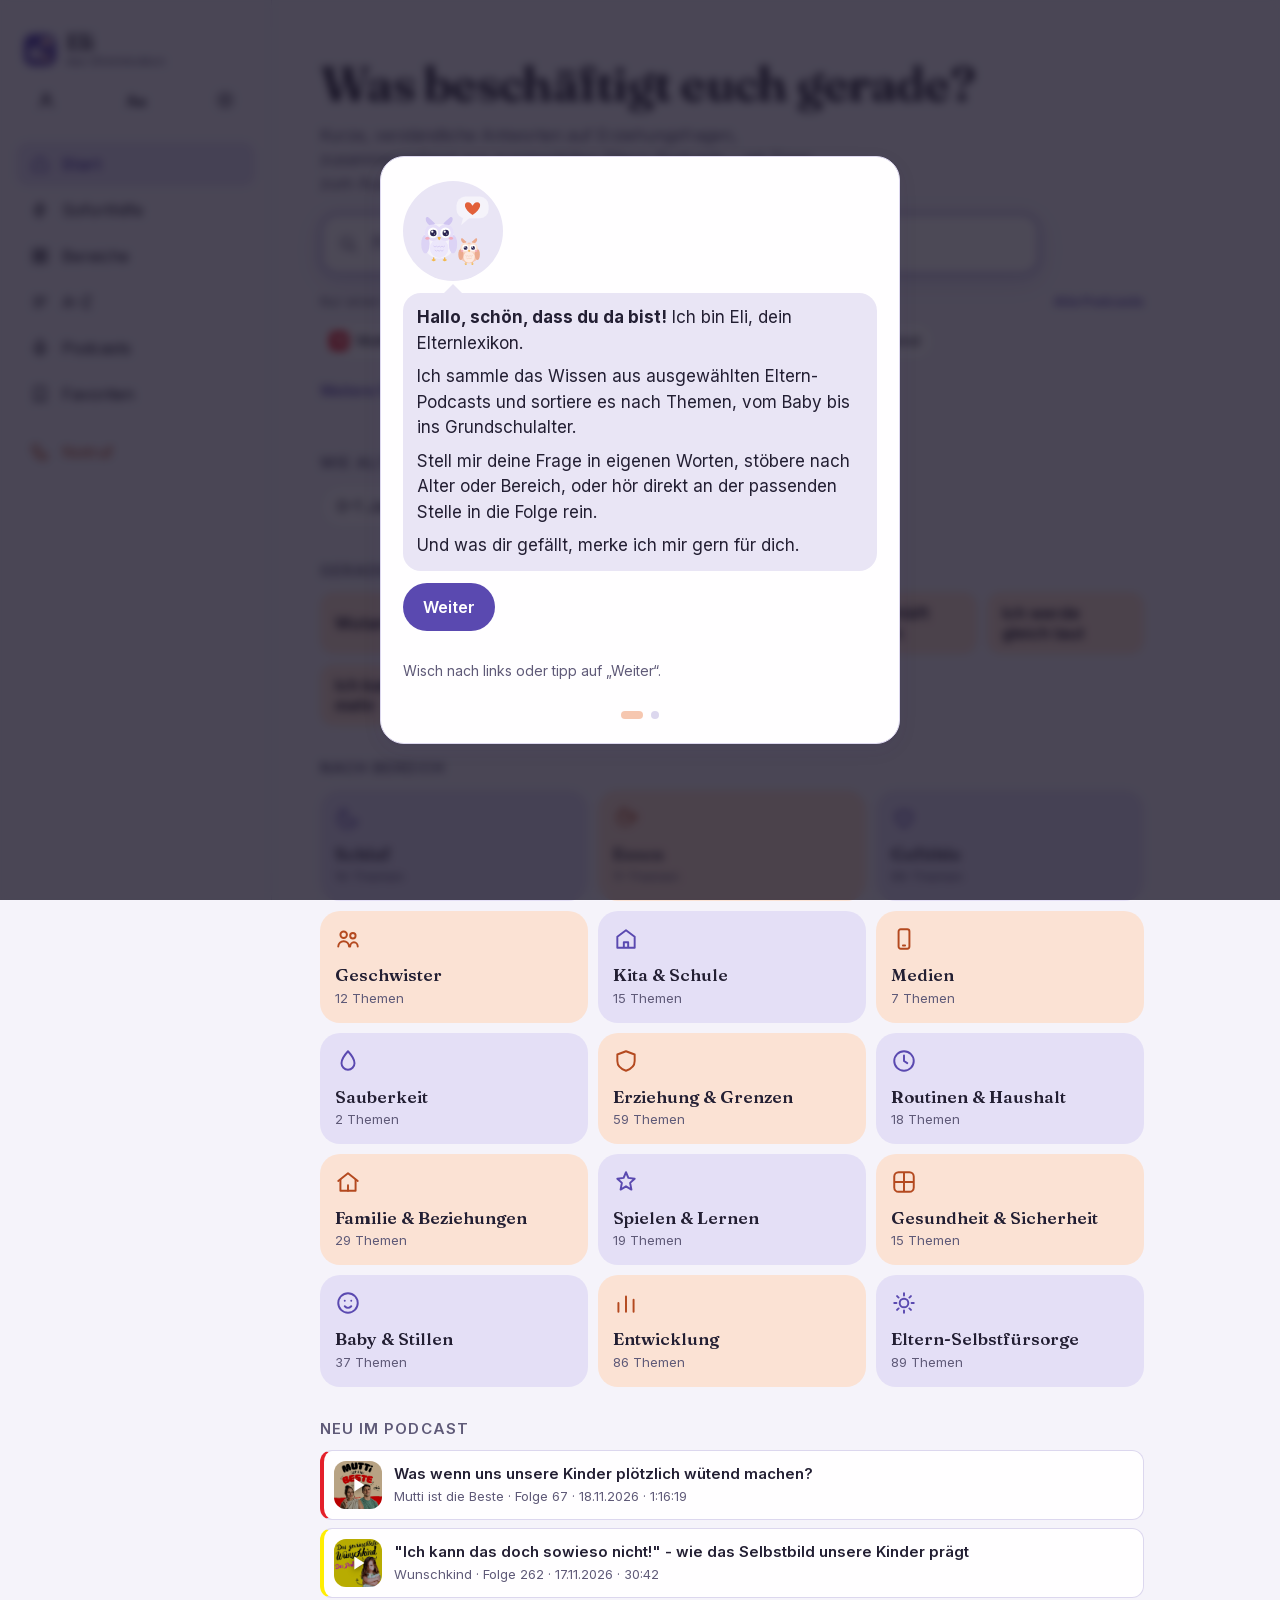
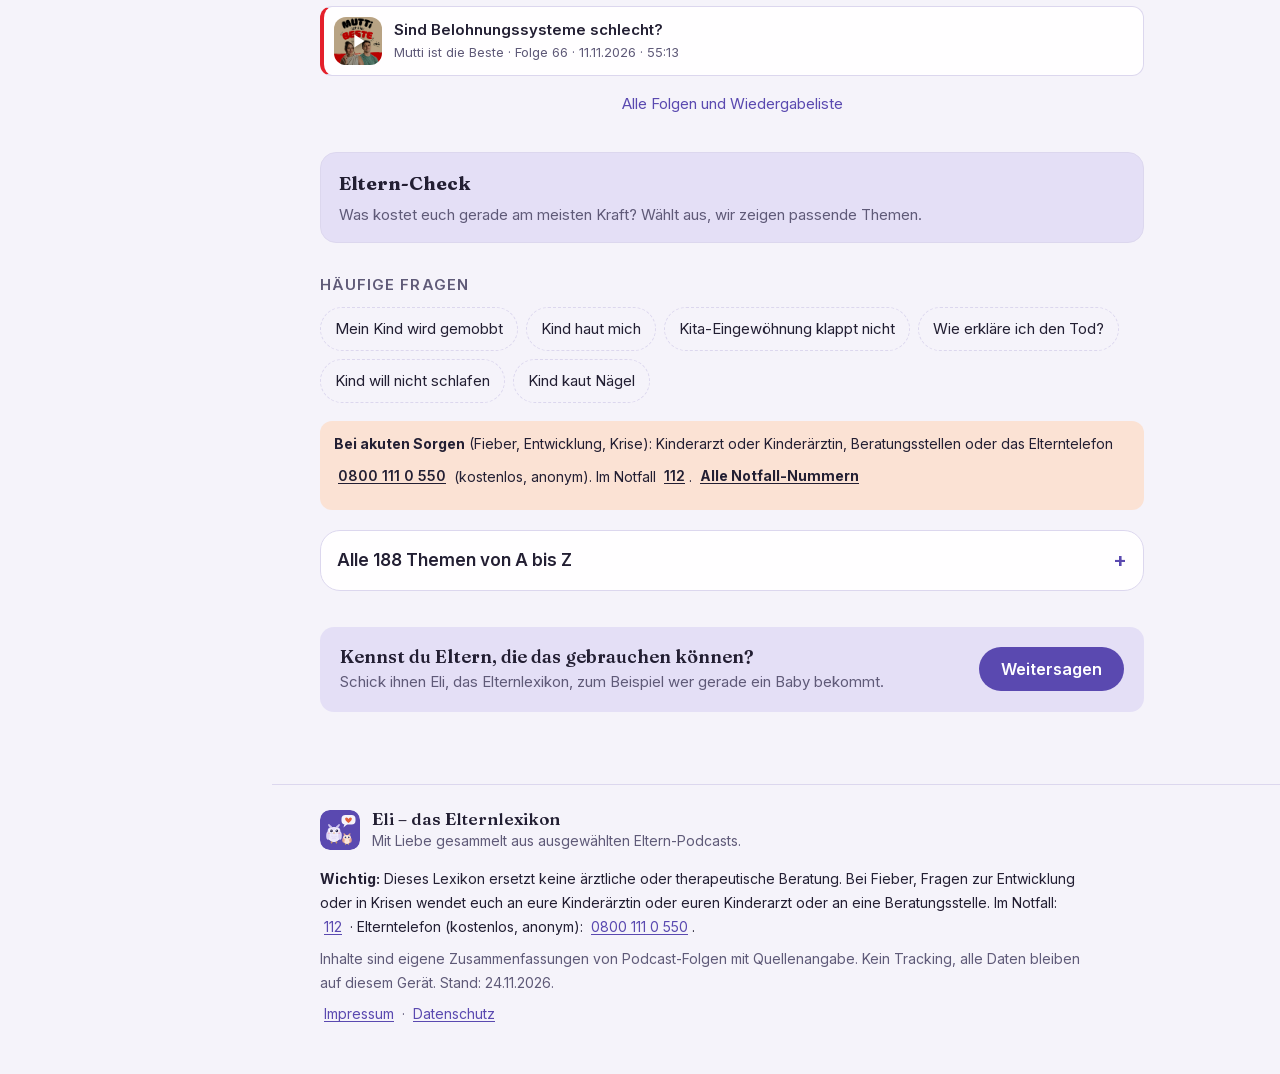
<file: index.html>
<!doctype html>
<html lang="de">
<head>
  <meta charset="utf-8">
  <meta name="viewport" content="width=device-width, initial-scale=1, viewport-fit=cover">
  <title>Eli – das Elternlexikon</title>
  <meta name="description" content="Erziehungsratgeber als Lexikon für Kinder von 0 bis 10 Jahren – mit Quellen aus ausgewählten Eltern-Podcasts.">
  <meta name="robots" content="noindex, nofollow">
  <meta name="theme-color" content="#f5f3fa" media="(prefers-color-scheme: light)">
  <meta name="theme-color" content="#16141f" media="(prefers-color-scheme: dark)">
  <meta name="apple-mobile-web-app-title" content="Eli">
  <meta property="og:type" content="website">
  <meta property="og:locale" content="de_DE">
  <meta property="og:title" content="Eli – das Elternlexikon: Antworten auf Erziehungsfragen">
  <meta property="og:description" content="Kurze, verständliche Antworten für Eltern von Kindern von 0 bis 10 Jahren, zusammengefasst aus ausgewählten Eltern-Podcasts, mit Tipps zum Ausprobieren und der Stelle zum Nachhören.">
  <meta property="og:url" content="https://simontober.github.io/Elternlexikon/">
  <meta property="og:image" content="https://simontober.github.io/Elternlexikon/icon-512.png">
  <meta property="og:image:width" content="512">
  <meta property="og:image:height" content="512">
  <meta name="twitter:card" content="summary">
  <meta name="twitter:image" content="https://simontober.github.io/Elternlexikon/icon-512.png">
  <link rel="manifest" href="manifest.webmanifest">
  <link rel="icon" href="icon.svg" type="image/svg+xml">
  <link rel="apple-touch-icon" href="apple-touch-icon.png">
  <link rel="stylesheet" href="styles.css?v=72">
  <script>
    // Theme vor dem ersten Rendern setzen, damit nichts aufblitzt
    try { var t = localStorage.getItem("theme"); document.documentElement.dataset.theme = t || (window.matchMedia && matchMedia("(prefers-color-scheme: dark)").matches ? "dark" : "light"); } catch (e) { document.documentElement.dataset.theme = "light"; }
  </script>
</head>
<body>
  <a class="skip" href="#main">Zum Inhalt springen</a>

  <header class="top">
    <div class="top-inner">
      <a class="brand" href="#/" aria-label="Eli – das Elternlexikon, Startseite">
        <img src="icon.svg" alt="" width="32" height="32">
        <span class="brand-name">Eli<small>das Elternlexikon</small></span>
      </a>
      <button class="icon-btn" id="profil-btn" type="button" aria-label="Dein Profil und Infos zur App" title="Profil">
        <svg aria-hidden="true" viewBox="0 0 24 24"><circle cx="12" cy="8.5" r="3.7"/><path d="M4.5 20c.9-4 4-6 7.5-6s6.600 2 7.500 6"/></svg>
      </button>
      <button class="icon-btn" id="size-btn" type="button" aria-label="Schrift größer oder kleiner" title="Schriftgröße"><span aria-hidden="true">Aa</span></button>
      <button class="icon-btn" id="theme-btn" type="button" aria-label="Farbschema wechseln" title="Farbschema wechseln">
        <svg class="i-sun" aria-hidden="true" viewBox="0 0 24 24"><circle cx="12" cy="12" r="4.5"/><path d="M12 2v2.5M12 19.5V22M2 12h2.5M19.5 12H22M4.9 4.9l1.8 1.8M17.3 17.3l1.8 1.8M4.9 19.1l1.8-1.8M17.3 6.7l1.8-1.8"/></svg>
        <svg class="i-moon" aria-hidden="true" viewBox="0 0 24 24"><path d="M20 14.5A8.5 8.5 0 0 1 9.5 4 8.5 8.5 0 1 0 20 14.5z"/></svg>
      </button>
    </div>
    <nav class="menu" aria-label="Hauptmenü">
      <div class="menu-inner">
        <a href="#/" class="menu-link" data-ziel="start"><svg aria-hidden="true" viewBox="0 0 24 24"><path d="M4 11l8-7 8 7v9H4z"/></svg>Start</a>
        <a href="#/" class="menu-link" data-ziel="soforthilfe"><svg aria-hidden="true" viewBox="0 0 24 24"><path d="M13 3L5 14h6l-1 7 8-11h-6z"/></svg>Soforthilfe</a>
        <a href="#/" class="menu-link" data-ziel="bereiche"><svg aria-hidden="true" viewBox="0 0 24 24"><rect x="4" y="4" width="7" height="7" rx="2"/><rect x="13" y="4" width="7" height="7" rx="2"/><rect x="4" y="13" width="7" height="7" rx="2"/><rect x="13" y="13" width="7" height="7" rx="2"/></svg>Bereiche</a>
        <a href="#/" class="menu-link" data-ziel="az"><svg aria-hidden="true" viewBox="0 0 24 24"><path d="M5 7h14M5 12h14M5 17h9"/></svg>A–Z</a>
        <a href="#/podcasts" class="menu-link" id="nav-podcasts"><svg aria-hidden="true" viewBox="0 0 24 24"><rect x="9" y="3" width="6" height="11" rx="3"/><path d="M5 11a7 7 0 0 0 14 0M12 18v3"/></svg>Podcasts</a>
        <a href="#/favoriten" class="menu-link" id="nav-fav"><svg aria-hidden="true" viewBox="0 0 24 24"><path d="M6 4h12v17l-6-4-6 4z"/></svg>Favoriten</a>
        <a href="#/" class="menu-link menu-hilfe" data-ziel="hilfe"><svg aria-hidden="true" viewBox="0 0 24 24"><path d="M5 4h4l2 5-2.5 1.5a11 11 0 0 0 5 5L15 13l5 2v4a2 2 0 0 1-2 2A16 16 0 0 1 3 6a2 2 0 0 1 2-2z"/></svg>Notruf</a>
      </div>
    </nav>
  </header>

  <main id="main" tabindex="-1">
    <section class="search-area" id="search-area">
      <h1 class="hero-title" id="hero-title">Was beschäftigt euch gerade?</h1>
      <p class="hero-sub" id="hero-sub">Kurze, verständliche Antworten auf Erziehungsfragen, zusammengefasst aus ausgewählten Eltern-Podcasts – mit Tipps zum Ausprobieren und der Stelle zum Nachhören.</p>
      <form class="search" role="search" onsubmit="return false">
        <svg class="search-icon" aria-hidden="true" viewBox="0 0 24 24"><circle cx="10.5" cy="10.5" r="6.5"/><path d="M15.5 15.5 21 21"/></svg>
        <input id="q" type="search" autocomplete="off" spellcheck="false"
               placeholder="Frage oder Thema suchen"
               aria-label="Thema oder Frage suchen">
        <button type="button" id="q-clear" class="q-clear" aria-label="Suche leeren" hidden>×</button>
      </form>

      <div class="pod-strip" id="pod-slot" aria-label="Podcasts"></div>
      <div class="filters" id="filters" aria-label="Filter">
        <div class="filter-row" data-group="alter"><span class="filter-label">Alter</span><div class="chips"></div></div>
        <details class="filter-more">
          <summary>Weitere Filter</summary>
          <div class="filter-row" data-group="bereich"><span class="filter-label">Bereich</span><div class="chips"></div></div>
          <div class="filter-row" data-group="podcast"><span class="filter-label">Podcast</span><div class="chips"></div></div>
        </details>
      </div>
    </section>

    <section id="view" aria-live="polite"></section>
  </main>

  <footer class="foot">
    <div class="foot-eli"><img src="icon.svg" alt="" width="40" height="40"><div><strong>Eli – das Elternlexikon</strong><span>Mit Liebe gesammelt aus ausgewählten Eltern-Podcasts.</span></div></div>
    <p><strong>Wichtig:</strong> Dieses Lexikon ersetzt keine ärztliche oder therapeutische Beratung.
      Bei Fieber, Fragen zur Entwicklung oder in Krisen wendet euch an eure Kinderärztin oder euren Kinderarzt
      oder an eine Beratungsstelle. Im Notfall: <a href="tel:112">112</a> ·
      Elterntelefon (kostenlos, anonym): <a href="tel:08001110550">0800 111 0 550</a>.</p>
    <p class="muted">Inhalte sind eigene Zusammenfassungen von Podcast-Folgen mit Quellenangabe. Kein Tracking, alle Daten bleiben auf diesem Gerät.
      <span id="stand"></span></p>
    <p class="muted"><a href="impressum.html">Impressum</a> · <a href="datenschutz.html">Datenschutz</a></p>
  </footer>

  <div class="player" id="player" hidden role="region" aria-label="Podcast-Player">
    <div class="player-inner">
      <button type="button" class="pl-btn pl-skip" id="pl-back" aria-label="15 Sekunden zurück">−15</button>
      <button type="button" class="pl-btn pl-main" id="pl-toggle" aria-label="Abspielen">
        <svg class="i-play" aria-hidden="true" viewBox="0 0 24 24"><path d="M7 4.5v15l12-7.5z" fill="currentColor" stroke="none"/></svg>
        <svg class="i-pause" aria-hidden="true" viewBox="0 0 24 24"><path d="M7 4.5h3.5v15H7zM13.5 4.5H17v15h-3.5z" fill="currentColor" stroke="none"/></svg>
      </button>
      <button type="button" class="pl-btn pl-skip" id="pl-fwd" aria-label="15 Sekunden vor">+15</button>
      <div class="pl-info">
        <div class="pl-title" id="pl-title"></div>
        <div class="pl-meta"><span id="pl-pod"></span> · <span id="pl-time">0:00</span> / <span id="pl-dur">–</span></div>
        <input type="range" id="pl-seek" min="0" max="1000" value="0" step="1" aria-label="Position in der Folge">
      </div>
      <button type="button" class="pl-btn pl-expand" id="pl-expand" aria-label="Player vergrößern" title="Vollbild"><svg aria-hidden="true" viewBox="0 0 24 24"><path d="M6 15l6-6 6 6"/></svg></button>
      <button type="button" class="pl-btn pl-close" id="pl-close" aria-label="Player schließen">×</button>
    </div>
    <audio id="pl-audio" preload="none"></audio>
  </div>

  <div class="fullplayer" id="fullplayer" hidden role="dialog" aria-modal="true" aria-label="Player">
    <div class="fp-top">
      <button type="button" class="fp-icon" id="fp-close" aria-label="Player verkleinern"><svg aria-hidden="true" viewBox="0 0 24 24"><path d="M6 9l6 6 6-6"/></svg></button>
      <span class="fp-heading" id="fp-heading">Es läuft</span>
      <button type="button" class="fp-icon" id="fp-stop" aria-label="Wiedergabe beenden"><svg aria-hidden="true" viewBox="0 0 24 24"><path d="M6 6l12 12M18 6L6 18"/></svg></button>
    </div>
    <div class="fp-body">
      <div class="fp-art" id="fp-art" aria-hidden="true"><span id="fp-mark">♪</span></div>
      <div class="fp-meta">
        <div class="fp-title" id="fp-title"></div>
        <div class="fp-sub" id="fp-sub"></div>
      </div>
      <div class="fp-seek">
        <input type="range" id="fp-seek" min="0" max="1000" value="0" step="1" aria-label="Position in der Folge">
        <div class="fp-times"><span id="fp-time">0:00</span><span id="fp-rest">–</span></div>
      </div>
      <div class="fp-controls">
        <button type="button" class="fp-btn fp-small" id="fp-prev" aria-label="Vorherige Folge"><svg aria-hidden="true" viewBox="0 0 24 24"><path d="M7 5v14M19 5L9 12l10 7z"/></svg></button>
        <button type="button" class="fp-btn fp-skip" id="fp-back" aria-label="15 Sekunden zurück">−15</button>
        <button type="button" class="fp-btn fp-main" id="fp-toggle" aria-label="Abspielen oder Pause">
          <svg class="i-play" aria-hidden="true" viewBox="0 0 24 24"><path d="M7 4.5v15l12-7.5z" fill="currentColor" stroke="none"/></svg>
          <svg class="i-pause" aria-hidden="true" viewBox="0 0 24 24"><path d="M7 4.5h3.5v15H7zM13.5 4.5H17v15h-3.5z" fill="currentColor" stroke="none"/></svg>
        </button>
        <button type="button" class="fp-btn fp-skip" id="fp-fwd" aria-label="15 Sekunden vor">+15</button>
        <button type="button" class="fp-btn fp-small" id="fp-next" aria-label="Nächste Folge"><svg aria-hidden="true" viewBox="0 0 24 24"><path d="M17 5v14M5 5l10 7-10 7z"/></svg></button>
      </div>
      <div class="fp-extra">
        <button type="button" class="fp-pill" id="fp-speed" aria-label="Wiedergabetempo ändern">1×</button>
        <button type="button" class="fp-pill" id="fp-timer" aria-label="Schlaf-Timer einstellen">Timer aus</button>
        <a class="fp-pill" id="fp-link" target="_blank" rel="noopener" href="#">Zur Folge</a>
      </div>
      <div class="fp-queue" id="fp-queue" hidden></div>
    </div>
  </div>

  <div class="wk-backdrop" id="wk" hidden>
    <div class="wk-box" id="wk-box" role="dialog" aria-modal="true" aria-labelledby="wk-titel" tabindex="-1"></div>
  </div>

  <div class="sheet-backdrop" id="sheet-backdrop" hidden></div>
  <div class="sheet" id="sheet" role="dialog" aria-modal="true" aria-labelledby="sheet-titel" hidden>
    <div class="sheet-head">
      <h2 id="sheet-titel">Themen</h2>
      <button type="button" class="icon-btn" id="sheet-close" aria-label="Schließen"><svg aria-hidden="true" viewBox="0 0 24 24"><path d="M6 6l12 12M18 6L6 18"/></svg></button>
    </div>
    <a href="#/" class="sheet-notruf" data-ziel="hilfe">Notruf &amp; akute Hilfe</a>
    <div class="sheet-quick">
      <a href="#/" data-ziel="soforthilfe">Soforthilfe</a>
      <a href="#/" data-ziel="az">A–Z</a>
      <a href="#/podcasts" id="sheet-podcasts">Podcasts</a>
    </div>
    <div class="sheet-label">Nach Bereich</div>
    <div class="sheet-grid" id="sheet-grid"></div>
  </div>

  <nav class="tabbar" aria-label="Hauptmenü">
    <a href="#/" class="tab" id="tab-start" data-ziel="start">
      <svg aria-hidden="true" viewBox="0 0 24 24"><path d="M4 11l8-7 8 7v9H4z"/></svg><span>Start</span></a>
    <button type="button" class="tab" id="tab-suche">
      <svg aria-hidden="true" viewBox="0 0 24 24"><circle cx="11" cy="11" r="7"/><path d="M20 20l-4-4"/></svg><span>Suche</span></button>
    <button type="button" class="tab" id="tab-themen" aria-haspopup="dialog" aria-expanded="false">
      <svg aria-hidden="true" viewBox="0 0 24 24"><rect x="4" y="4" width="7" height="7" rx="2"/><rect x="13" y="4" width="7" height="7" rx="2"/><rect x="4" y="13" width="7" height="7" rx="2"/><rect x="13" y="13" width="7" height="7" rx="2"/></svg><span>Themen</span></button>
    <a href="#/favoriten" class="tab" id="tab-fav">
      <svg aria-hidden="true" viewBox="0 0 24 24"><path d="M6 4h12v17l-6-4-6 4z"/></svg><span>Merkliste</span></a>
  </nav>

  <script src="wissen.js"></script>
  <script src="folgen.js"></script>
  <script src="suche.js?v=25"></script>
  <script src="app.js?v=83"></script>
</body>
</html>
</file>
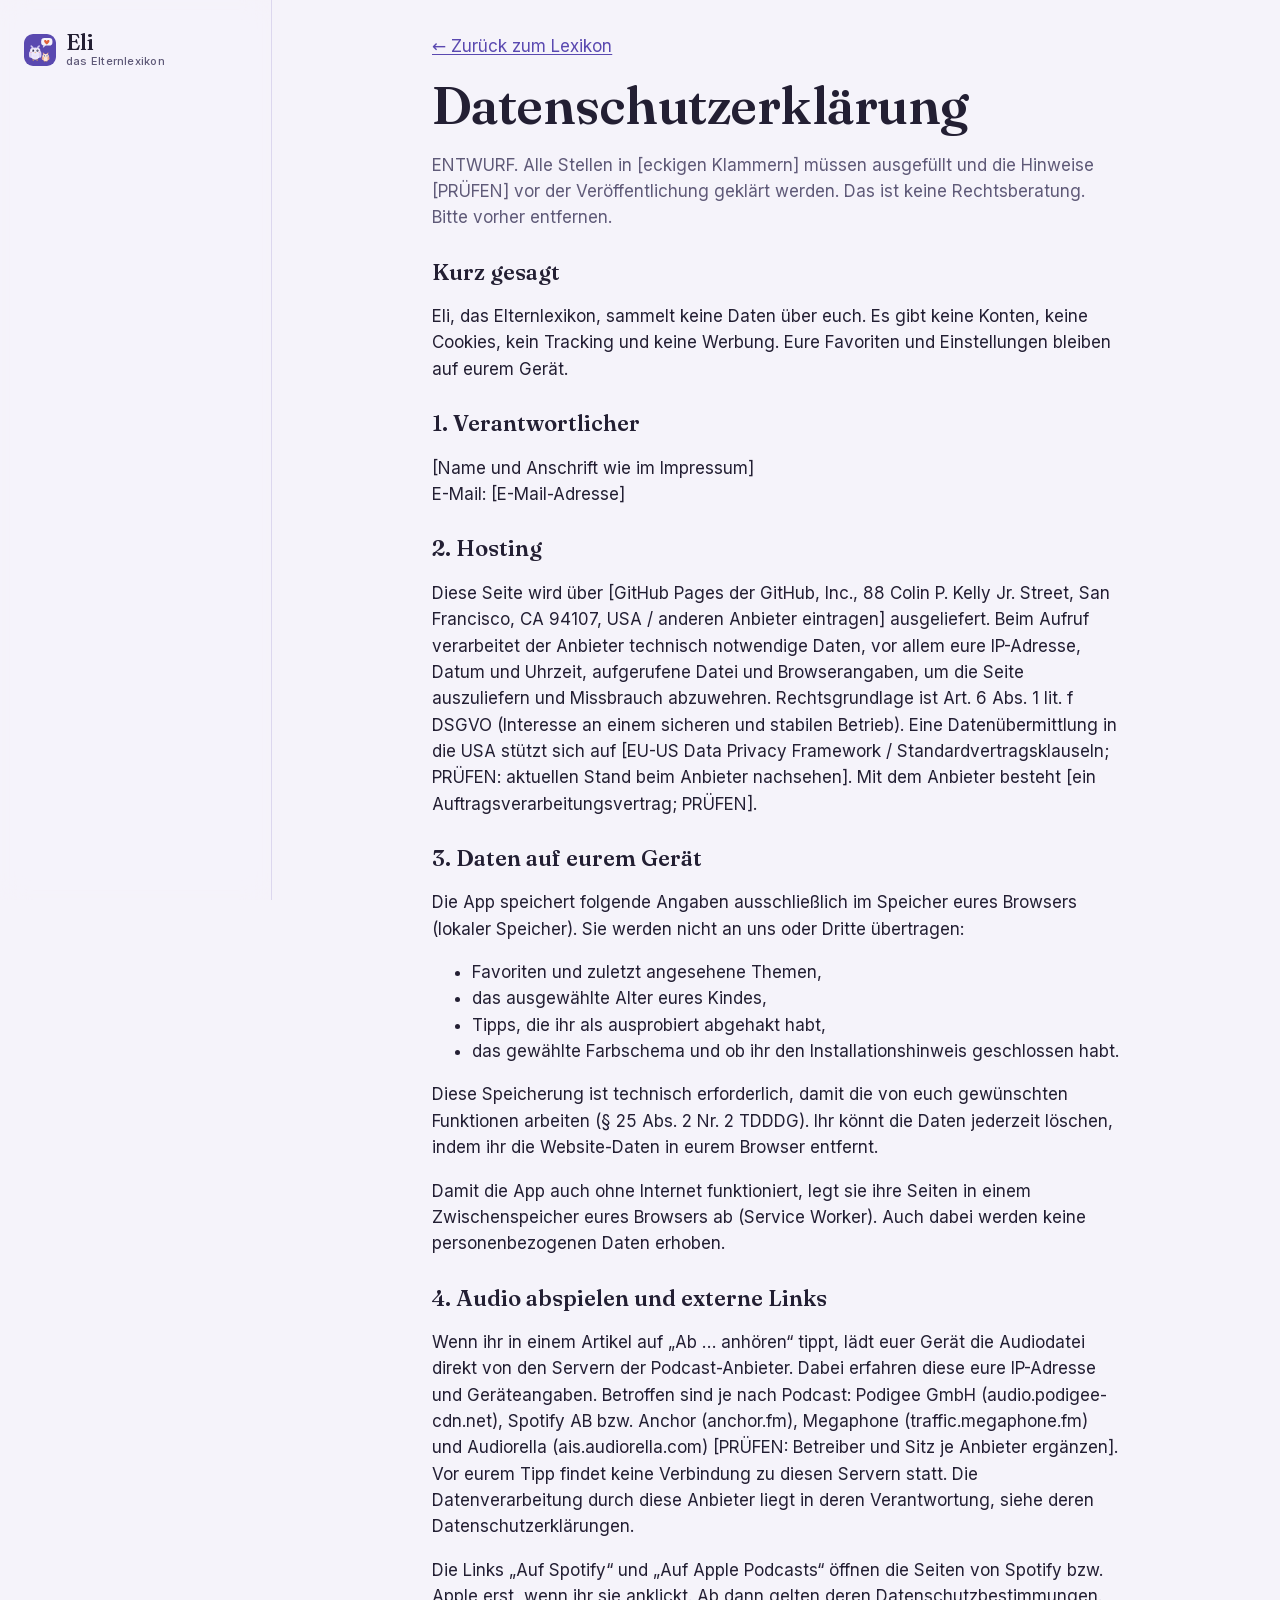
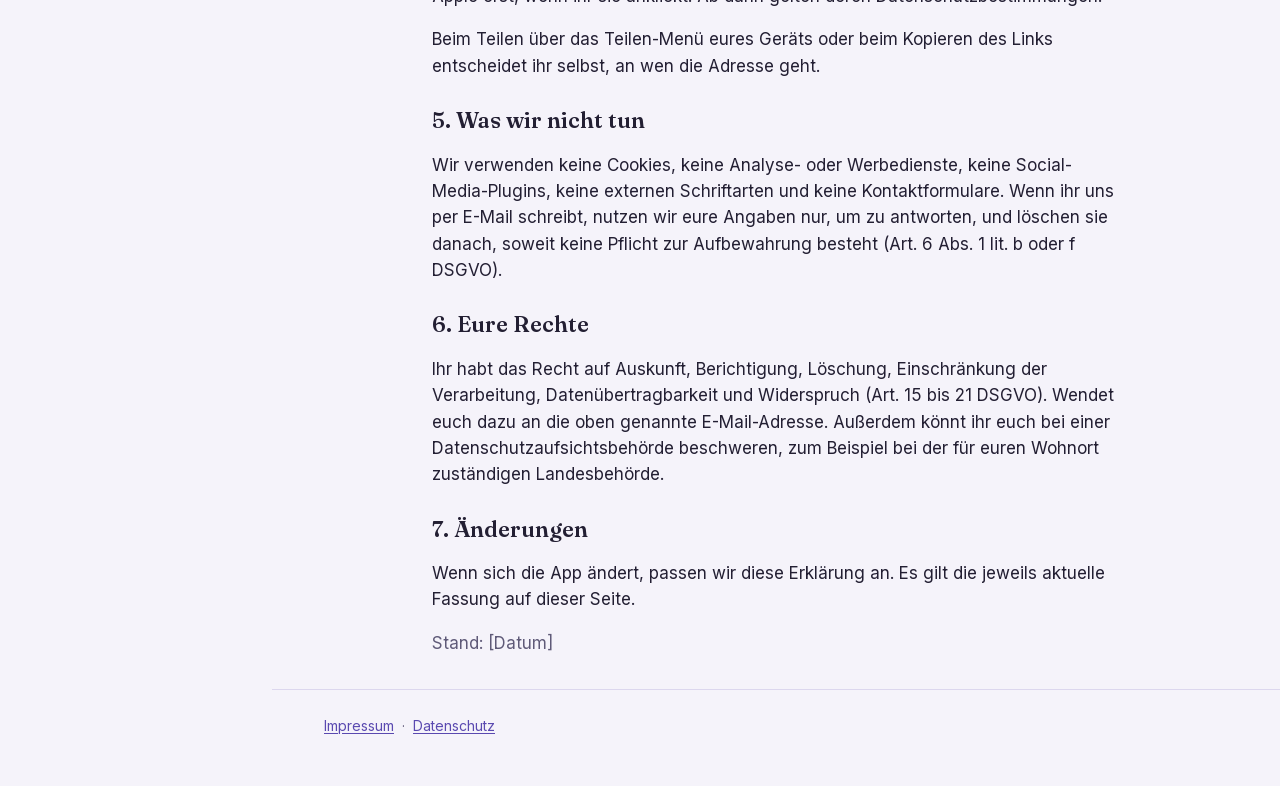
<file: datenschutz.html>
<!doctype html>
<html lang="de">
<head>
  <meta charset="utf-8">
  <meta name="viewport" content="width=device-width, initial-scale=1">
  <meta name="robots" content="noindex">
  <title>Datenschutz · Eli – das Elternlexikon</title>
  <link rel="icon" href="icon.svg" type="image/svg+xml">
  <link rel="stylesheet" href="styles.css">
  <script>try { var t = localStorage.getItem("theme"); if (t) document.documentElement.dataset.theme = t; } catch (e) {}</script>
</head>
<body>
  <header class="top"><div class="top-inner">
    <a class="brand" href="./" aria-label="Zurück zur Startseite"><img src="icon.svg" alt="" width="32" height="32"><span class="brand-name">Eli<small>das Elternlexikon</small></span></a>
  </div></header>
  <main class="article rechtstext" style="max-width:720px;margin:0 auto;padding:16px">
    <p><a href="./">← Zurück zum Lexikon</a></p>
    <h1>Datenschutzerklärung</h1>
    <p class="muted">ENTWURF. Alle Stellen in [eckigen Klammern] müssen ausgefüllt und die Hinweise [PRÜFEN] vor der Veröffentlichung geklärt werden. Das ist keine Rechtsberatung. Bitte vorher entfernen.</p>

    <h2>Kurz gesagt</h2>
    <p>Eli, das Elternlexikon, sammelt keine Daten über euch. Es gibt keine Konten, keine Cookies, kein Tracking und keine Werbung. Eure Favoriten und Einstellungen bleiben auf eurem Gerät.</p>

    <h2>1. Verantwortlicher</h2>
    <p>[Name und Anschrift wie im Impressum]<br>E-Mail: [E-Mail-Adresse]</p>

    <h2>2. Hosting</h2>
    <p>Diese Seite wird über [GitHub Pages der GitHub, Inc., 88 Colin P. Kelly Jr. Street, San Francisco, CA 94107, USA / anderen Anbieter eintragen] ausgeliefert. Beim Aufruf verarbeitet der Anbieter technisch notwendige Daten, vor allem eure IP-Adresse, Datum und Uhrzeit, aufgerufene Datei und Browserangaben, um die Seite auszuliefern und Missbrauch abzuwehren. Rechtsgrundlage ist Art. 6 Abs. 1 lit. f DSGVO (Interesse an einem sicheren und stabilen Betrieb). Eine Datenübermittlung in die USA stützt sich auf [EU-US Data Privacy Framework / Standardvertragsklauseln; PRÜFEN: aktuellen Stand beim Anbieter nachsehen]. Mit dem Anbieter besteht [ein Auftragsverarbeitungsvertrag; PRÜFEN].</p>

    <h2>3. Daten auf eurem Gerät</h2>
    <p>Die App speichert folgende Angaben ausschließlich im Speicher eures Browsers (lokaler Speicher). Sie werden nicht an uns oder Dritte übertragen:</p>
    <ul>
      <li>Favoriten und zuletzt angesehene Themen,</li>
      <li>das ausgewählte Alter eures Kindes,</li>
      <li>Tipps, die ihr als ausprobiert abgehakt habt,</li>
      <li>das gewählte Farbschema und ob ihr den Installationshinweis geschlossen habt.</li>
    </ul>
    <p>Diese Speicherung ist technisch erforderlich, damit die von euch gewünschten Funktionen arbeiten (§ 25 Abs. 2 Nr. 2 TDDDG). Ihr könnt die Daten jederzeit löschen, indem ihr die Website-Daten in eurem Browser entfernt.</p>
    <p>Damit die App auch ohne Internet funktioniert, legt sie ihre Seiten in einem Zwischenspeicher eures Browsers ab (Service Worker). Auch dabei werden keine personenbezogenen Daten erhoben.</p>

    <h2>4. Audio abspielen und externe Links</h2>
    <p>Wenn ihr in einem Artikel auf „Ab … anhören“ tippt, lädt euer Gerät die Audiodatei direkt von den Servern der Podcast-Anbieter. Dabei erfahren diese eure IP-Adresse und Geräteangaben. Betroffen sind je nach Podcast: Podigee GmbH (audio.podigee-cdn.net), Spotify AB bzw. Anchor (anchor.fm), Megaphone (traffic.megaphone.fm) und Audiorella (ais.audiorella.com) [PRÜFEN: Betreiber und Sitz je Anbieter ergänzen]. Vor eurem Tipp findet keine Verbindung zu diesen Servern statt. Die Datenverarbeitung durch diese Anbieter liegt in deren Verantwortung, siehe deren Datenschutzerklärungen.</p>
    <p>Die Links „Auf Spotify“ und „Auf Apple Podcasts“ öffnen die Seiten von Spotify bzw. Apple erst, wenn ihr sie anklickt. Ab dann gelten deren Datenschutzbestimmungen.</p>
    <p>Beim Teilen über das Teilen-Menü eures Geräts oder beim Kopieren des Links entscheidet ihr selbst, an wen die Adresse geht.</p>

    <h2>5. Was wir nicht tun</h2>
    <p>Wir verwenden keine Cookies, keine Analyse- oder Werbedienste, keine Social-Media-Plugins, keine externen Schriftarten und keine Kontaktformulare. Wenn ihr uns per E-Mail schreibt, nutzen wir eure Angaben nur, um zu antworten, und löschen sie danach, soweit keine Pflicht zur Aufbewahrung besteht (Art. 6 Abs. 1 lit. b oder f DSGVO).</p>

    <h2>6. Eure Rechte</h2>
    <p>Ihr habt das Recht auf Auskunft, Berichtigung, Löschung, Einschränkung der Verarbeitung, Datenübertragbarkeit und Widerspruch (Art. 15 bis 21 DSGVO). Wendet euch dazu an die oben genannte E-Mail-Adresse. Außerdem könnt ihr euch bei einer Datenschutzaufsichtsbehörde beschweren, zum Beispiel bei der für euren Wohnort zuständigen Landesbehörde.</p>

    <h2>7. Änderungen</h2>
    <p>Wenn sich die App ändert, passen wir diese Erklärung an. Es gilt die jeweils aktuelle Fassung auf dieser Seite.</p>

    <p class="muted">Stand: [Datum]</p>
  </main>
  <footer class="foot"><p class="muted"><a href="impressum.html">Impressum</a> · <a href="datenschutz.html">Datenschutz</a></p></footer>
</body>
</html>
</file>
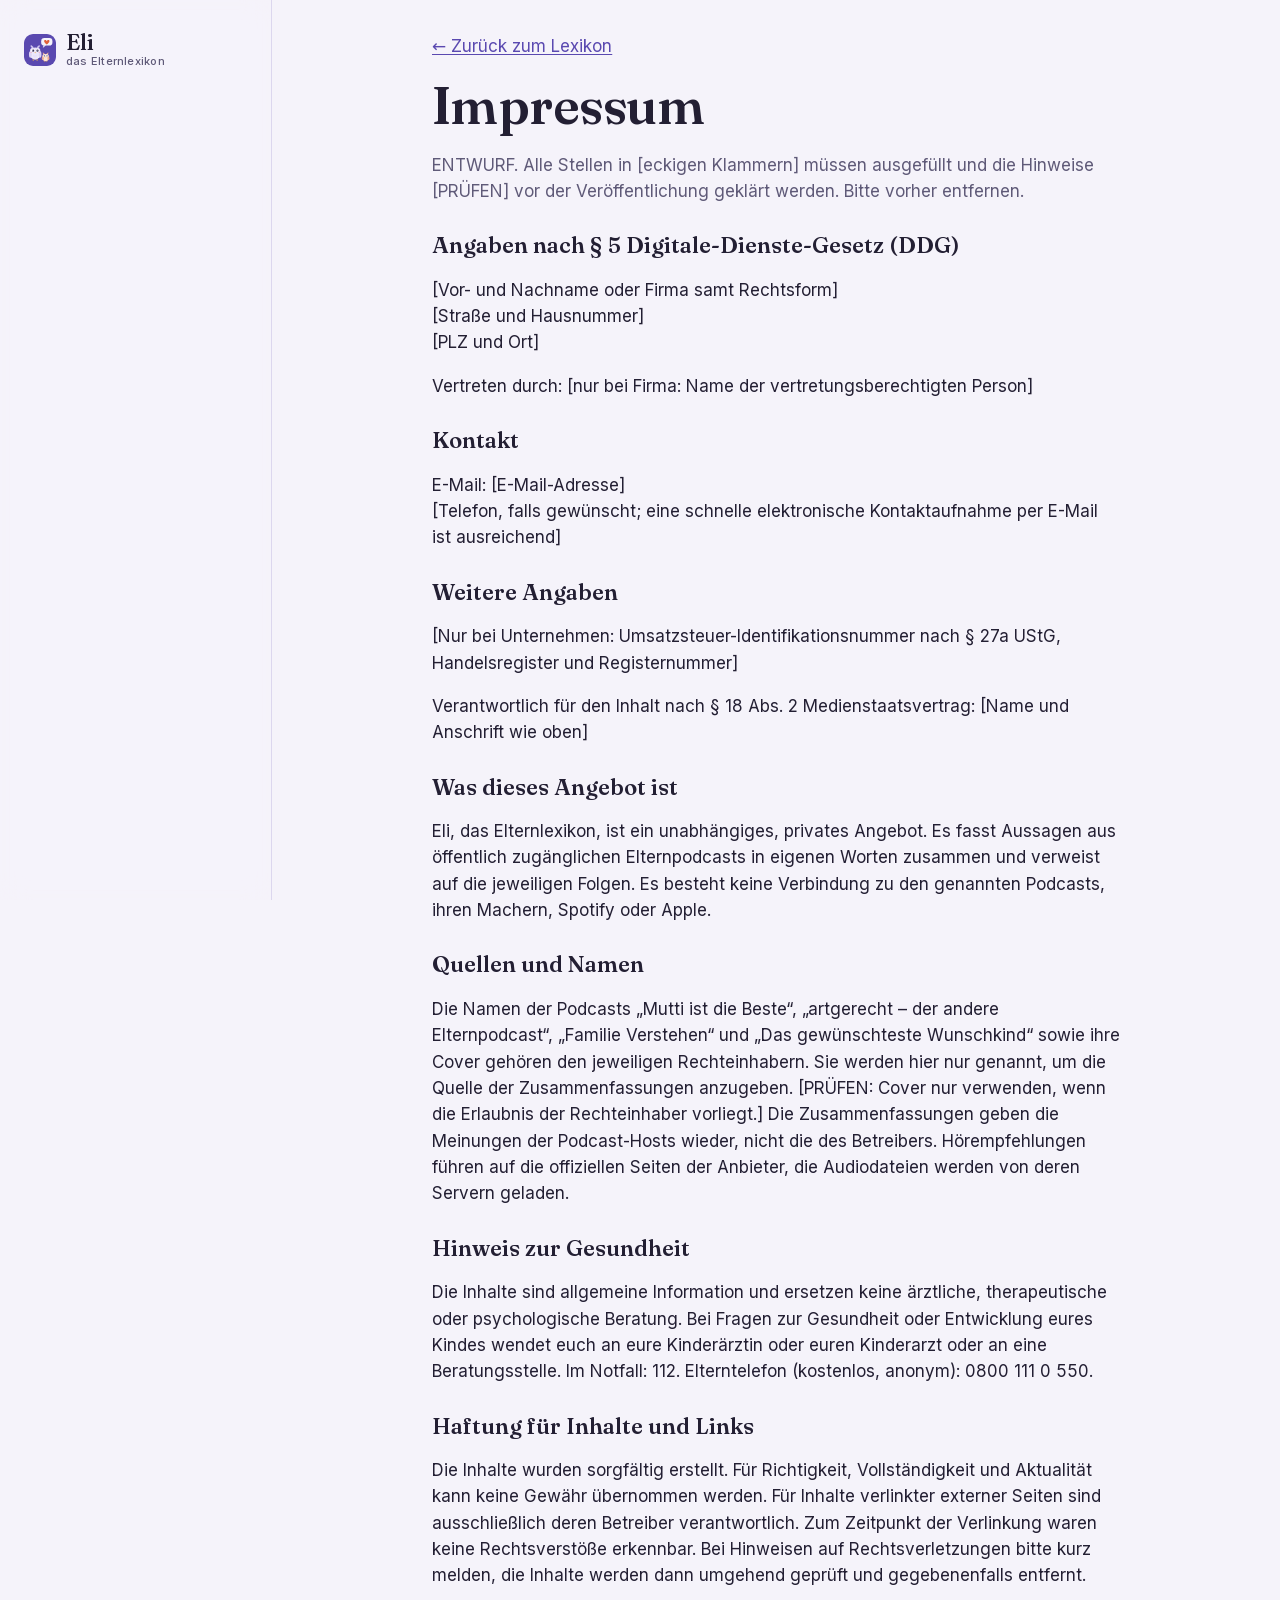
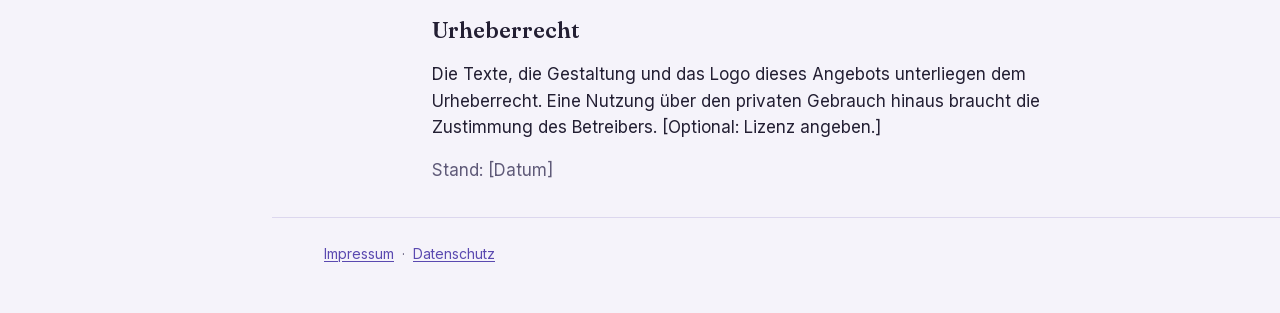
<file: impressum.html>
<!doctype html>
<html lang="de">
<head>
  <meta charset="utf-8">
  <meta name="viewport" content="width=device-width, initial-scale=1">
  <meta name="robots" content="noindex">
  <title>Impressum · Eli – das Elternlexikon</title>
  <link rel="icon" href="icon.svg" type="image/svg+xml">
  <link rel="stylesheet" href="styles.css">
  <script>try { var t = localStorage.getItem("theme"); if (t) document.documentElement.dataset.theme = t; } catch (e) {}</script>
</head>
<body>
  <header class="top"><div class="top-inner">
    <a class="brand" href="./" aria-label="Zurück zur Startseite"><img src="icon.svg" alt="" width="32" height="32"><span class="brand-name">Eli<small>das Elternlexikon</small></span></a>
  </div></header>
  <main class="article rechtstext" style="max-width:720px;margin:0 auto;padding:16px">
    <p><a href="./">← Zurück zum Lexikon</a></p>
    <h1>Impressum</h1>
    <p class="muted">ENTWURF. Alle Stellen in [eckigen Klammern] müssen ausgefüllt und die Hinweise [PRÜFEN] vor der Veröffentlichung geklärt werden. Bitte vorher entfernen.</p>

    <h2>Angaben nach § 5 Digitale-Dienste-Gesetz (DDG)</h2>
    <p>[Vor- und Nachname oder Firma samt Rechtsform]<br>
    [Straße und Hausnummer]<br>
    [PLZ und Ort]</p>
    <p>Vertreten durch: [nur bei Firma: Name der vertretungsberechtigten Person]</p>

    <h2>Kontakt</h2>
    <p>E-Mail: [E-Mail-Adresse]<br>
    [Telefon, falls gewünscht; eine schnelle elektronische Kontaktaufnahme per E-Mail ist ausreichend]</p>

    <h2>Weitere Angaben</h2>
    <p>[Nur bei Unternehmen: Umsatzsteuer-Identifikationsnummer nach § 27a UStG, Handelsregister und Registernummer]</p>
    <p>Verantwortlich für den Inhalt nach § 18 Abs. 2 Medienstaatsvertrag: [Name und Anschrift wie oben]</p>

    <h2>Was dieses Angebot ist</h2>
    <p>Eli, das Elternlexikon, ist ein unabhängiges, privates Angebot. Es fasst Aussagen aus öffentlich zugänglichen Elternpodcasts in eigenen Worten zusammen und verweist auf die jeweiligen Folgen. Es besteht keine Verbindung zu den genannten Podcasts, ihren Machern, Spotify oder Apple.</p>

    <h2>Quellen und Namen</h2>
    <p>Die Namen der Podcasts „Mutti ist die Beste“, „artgerecht – der andere Elternpodcast“, „Familie Verstehen“ und „Das gewünschteste Wunschkind“ sowie ihre Cover gehören den jeweiligen Rechteinhabern. Sie werden hier nur genannt, um die Quelle der Zusammenfassungen anzugeben. [PRÜFEN: Cover nur verwenden, wenn die Erlaubnis der Rechteinhaber vorliegt.] Die Zusammenfassungen geben die Meinungen der Podcast-Hosts wieder, nicht die des Betreibers. Hörempfehlungen führen auf die offiziellen Seiten der Anbieter, die Audiodateien werden von deren Servern geladen.</p>

    <h2>Hinweis zur Gesundheit</h2>
    <p>Die Inhalte sind allgemeine Information und ersetzen keine ärztliche, therapeutische oder psychologische Beratung. Bei Fragen zur Gesundheit oder Entwicklung eures Kindes wendet euch an eure Kinderärztin oder euren Kinderarzt oder an eine Beratungsstelle. Im Notfall: 112. Elterntelefon (kostenlos, anonym): 0800 111 0 550.</p>

    <h2>Haftung für Inhalte und Links</h2>
    <p>Die Inhalte wurden sorgfältig erstellt. Für Richtigkeit, Vollständigkeit und Aktualität kann keine Gewähr übernommen werden. Für Inhalte verlinkter externer Seiten sind ausschließlich deren Betreiber verantwortlich. Zum Zeitpunkt der Verlinkung waren keine Rechtsverstöße erkennbar. Bei Hinweisen auf Rechtsverletzungen bitte kurz melden, die Inhalte werden dann umgehend geprüft und gegebenenfalls entfernt.</p>

    <h2>Urheberrecht</h2>
    <p>Die Texte, die Gestaltung und das Logo dieses Angebots unterliegen dem Urheberrecht. Eine Nutzung über den privaten Gebrauch hinaus braucht die Zustimmung des Betreibers. [Optional: Lizenz angeben.]</p>

    <p class="muted">Stand: [Datum]</p>
  </main>
  <footer class="foot"><p class="muted"><a href="impressum.html">Impressum</a> · <a href="datenschutz.html">Datenschutz</a></p></footer>
</body>
</html>
</file>
<file: styles.css>
/* ---------- Schriften (lokal, kein Google-Abruf) ---------- */
@font-face { font-family: "Fraunces"; font-style: normal; font-weight: 500 700; font-display: swap; src: url("fonts/fraunces-latin.woff2") format("woff2"); }
@font-face { font-family: "Inter"; font-style: normal; font-weight: 400 700; font-display: swap; src: url("fonts/inter-latin.woff2") format("woff2"); }

/* ---------- Farben & Grundwerte ---------- */
:root {
  --bg: #f6f1e9;
  --surface: #fffdf9;
  --surface-2: #efe8dc;
  --text: #22252a;
  --muted: #5f5b55;
  --line: #e2d9ca;
  --accent: #2f6f62;
  --accent-ink: #ffffff;
  --accent-soft: #dcebe5;
  --warm: #9e4522;
  --warm-soft: #f6e2d6;
  --focus: #2f6f62;
  --shadow: 0 1px 2px rgba(60, 45, 20, .06), 0 6px 20px rgba(60, 45, 20, .06);

  /* Podcast-Farben (eher gedämpft, nur als Erkennungszeichen) */
  --p-mutti: #e4202b;
  --p-artgerecht: #8fbac2;
  --p-gfk: #c3b5fb;
  --p-wunschkind: #ffee03;

  --serif: "Fraunces", "Iowan Old Style", "Palatino Linotype", Palatino, Georgia, serif;
  --sans: "Inter", -apple-system, BlinkMacSystemFont, "Segoe UI", system-ui, Roboto, "Helvetica Neue", Arial, sans-serif;
  --radius: 20px;
  --max: 760px;
  --side: 272px;
  color-scheme: light;
}

@media (prefers-color-scheme: dark) {
  :root:not([data-theme="light"]) {
    --bg: #16191d;
    --surface: #1e2227;
    --surface-2: #262b31;
    --text: #e9e5de;
    --muted: #a19b92;
    --line: #333940;
    --accent: #7cc2b0;
    --accent-ink: #10231e;
    --accent-soft: #23362f;
    --warm: #e39a77;
    --warm-soft: #3a2a22;
    --focus: #7cc2b0;
    --shadow: 0 1px 2px rgba(0, 0, 0, .3), 0 6px 20px rgba(0, 0, 0, .25);
    --p-mutti: #ff4b55;
    --p-artgerecht: #8fbac2;
    --p-gfk: #c3b5fb;
    --p-wunschkind: #ffee03;
    color-scheme: dark;
  }
}
:root[data-theme="dark"] {
  --bg: #16191d;
  --surface: #1e2227;
  --surface-2: #262b31;
  --text: #e9e5de;
  --muted: #a19b92;
  --line: #333940;
  --accent: #7cc2b0;
  --accent-ink: #10231e;
  --accent-soft: #23362f;
  --warm: #e39a77;
  --warm-soft: #3a2a22;
  --focus: #7cc2b0;
  --shadow: 0 1px 2px rgba(0, 0, 0, .3), 0 6px 20px rgba(0, 0, 0, .25);
  --p-mutti: #ff4b55;
  --p-artgerecht: #8fbac2;
  --p-gfk: #c3b5fb;
  --p-wunschkind: #ffee03;
  color-scheme: dark;
}

/* ---------- Basis ---------- */
*, *::before, *::after { box-sizing: border-box; }
html { -webkit-text-size-adjust: 100%; }
body {
  margin: 0;
  background: var(--bg);
  color: var(--text);
  font: 17px/1.55 var(--sans);
  min-height: 100vh;
  display: flex;
  flex-direction: column;
}
a { color: var(--accent); text-underline-offset: 2px; }
button { font: inherit; color: inherit; }
:focus-visible { outline: 2px solid var(--focus); outline-offset: 2px; }
svg { width: 1.2em; height: 1.2em; fill: none; stroke: currentColor; stroke-width: 1.8; stroke-linecap: round; stroke-linejoin: round; }

.skip { position: absolute; left: -999px; }
.skip:focus { left: 16px; top: 8px; background: var(--surface); padding: 8px 12px; z-index: 10; }

main { flex: 1; width: 100%; max-width: var(--max); margin: 0 auto; padding: 0 16px 48px; outline: none; }

/* ---------- Kopfzeile ---------- */
.top { position: sticky; top: 0; z-index: 5; background: color-mix(in srgb, var(--bg) 88%, transparent); backdrop-filter: blur(10px); -webkit-backdrop-filter: blur(10px); border-bottom: 1px solid transparent; }
.top.scrolled { border-bottom-color: var(--line); }
.top-inner { max-width: var(--max); margin: 0 auto; padding: 10px 16px; display: flex; align-items: center; justify-content: space-between; gap: 12px; }
.brand { display: flex; align-items: center; gap: 10px; text-decoration: none; color: var(--text); font: 600 20px/1 var(--serif); letter-spacing: .01em; }
.brand img { border-radius: 9px; }
.top-nav { display: flex; align-items: center; gap: 4px; }
.nav-link { display: inline-flex; align-items: center; gap: 6px; padding: 8px 12px; border-radius: 999px; text-decoration: none; color: var(--text); font-size: 15px; }
.nav-link:hover, .nav-link.active { background: var(--surface-2); }
.nav-link .count { background: var(--accent); color: var(--accent-ink); font-size: 12px; min-width: 20px; height: 20px; padding: 0 6px; border-radius: 10px; display: inline-grid; place-items: center; }
.icon-btn { background: none; border: 0; width: 40px; height: 40px; border-radius: 50%; display: grid; place-items: center; cursor: pointer; }
.icon-btn:hover { background: var(--surface-2); }
.i-moon { display: none; }
:root[data-theme="dark"] .i-sun { display: none; }
:root[data-theme="dark"] .i-moon { display: block; }
@media (prefers-color-scheme: dark) {
  :root:not([data-theme="light"]) .i-sun { display: none; }
  :root:not([data-theme="light"]) .i-moon { display: block; }
}

.menu { border-top: 1px solid var(--line); }
.menu-inner { max-width: var(--max); margin: 0 auto; padding: 0 12px; display: flex; gap: 2px; overflow-x: auto; scrollbar-width: none; }
.menu-inner::-webkit-scrollbar { display: none; }
.menu-link { flex: none; position: relative; display: inline-flex; align-items: center; gap: 6px; padding: 11px 12px; color: var(--muted); text-decoration: none; font-size: 15px; border-bottom: 2px solid transparent; }
.menu-link:hover { color: var(--text); }
.menu-link.active { color: var(--accent); border-bottom-color: var(--accent); font-weight: 600; }
.menu-link .count { background: var(--accent); color: var(--accent-ink); font-size: 12px; min-width: 20px; height: 20px; padding: 0 6px; border-radius: 10px; display: inline-grid; place-items: center; }
.menu-hilfe { margin-left: auto; }
.banner { background: var(--warm-soft); color: var(--text); font-size: 14px; text-align: center; padding: 8px 16px; border-bottom: 1px solid var(--line); }

/* ---------- Suche ---------- */
.search-area { padding: 28px 0 8px; }
.hero-title { font: 600 clamp(28px, 6vw, 40px)/1.15 var(--serif); margin: 8px 0 20px; letter-spacing: -.01em; }
body.compact .hero-title { display: none; }
body.compact .search-area { padding-top: 16px; }

.search { position: relative; }
.search input {
  width: 100%; font: inherit; font-size: 18px; color: var(--text);
  background: var(--surface); border: 1.5px solid var(--line); border-radius: 999px;
  padding: 14px 48px 14px 50px; box-shadow: var(--shadow); -webkit-appearance: none; appearance: none;
}
.search input::placeholder { color: var(--muted); }
.search input:focus { outline: none; border-color: var(--accent); }
.search input::-webkit-search-cancel-button { display: none; }
.search-icon { position: absolute; left: 18px; top: 50%; transform: translateY(-50%); color: var(--muted); pointer-events: none; }
.q-clear { position: absolute; right: 8px; top: 50%; transform: translateY(-50%); width: 36px; height: 36px; border: 0; border-radius: 50%; background: transparent; font-size: 24px; line-height: 1; color: var(--muted); cursor: pointer; }
.q-clear:hover { background: var(--surface-2); }

.filters { margin-top: 14px; display: grid; gap: 8px; }
.filter-row { display: flex; align-items: center; gap: 10px; min-width: 0; }
.filter-label { flex: 0 0 64px; font-size: 13px; color: var(--muted); text-transform: uppercase; letter-spacing: .06em; }
.chips { display: flex; gap: 6px; overflow-x: auto; scrollbar-width: none; padding: 2px; min-width: 0; }
.chips::-webkit-scrollbar { display: none; }
.chip {
  flex: 0 0 auto; border: 1px solid var(--line); background: var(--surface); border-radius: 999px;
  padding: 5px 12px; font-size: 14px; cursor: pointer; white-space: nowrap; display: inline-flex; align-items: center; gap: 6px;
}
.chip:hover { border-color: var(--accent); }
.chip[aria-pressed="true"] { background: var(--accent); border-color: var(--accent); color: var(--accent-ink); }
.chip .dot { width: 8px; height: 8px; border-radius: 50%; }
.filter-reset { border: 0; background: none; color: var(--accent); font-size: 14px; cursor: pointer; padding: 4px 0; justify-self: start; }

/* ---------- Listen & Karten ---------- */
.section-title { font: 600 15px/1.3 var(--sans); color: var(--muted); text-transform: uppercase; letter-spacing: .07em; margin: 32px 0 12px; }
.result-meta { color: var(--muted); font-size: 14px; margin: 20px 0 10px; }
.cards { list-style: none; margin: 0; padding: 0; display: grid; gap: 10px; }
.card {
  display: block; text-decoration: none; color: inherit; background: var(--surface); border: 1px solid var(--line);
  border-radius: var(--radius); padding: 16px 18px; box-shadow: var(--shadow); transition: transform .12s ease, border-color .12s ease;
}
.card:hover { border-color: var(--accent); transform: translateY(-1px); }
.card h3 { font: 600 20px/1.25 var(--serif); margin: 0 0 4px; }
.card .also { color: var(--muted); font-size: 14px; margin: 0 0 6px; }
.card p.snippet { margin: 0; color: var(--text); font-size: 15px; display: -webkit-box; -webkit-line-clamp: 2; -webkit-box-orient: vertical; overflow: hidden; }
.card .tags { margin-top: 10px; }
mark { background: var(--warm-soft); color: inherit; border-radius: 3px; padding: 0 1px; }

.tags { display: flex; flex-wrap: wrap; gap: 6px; }
.tag { font-size: 13px; padding: 2px 9px; border-radius: 999px; background: var(--surface-2); color: var(--text); white-space: nowrap; }
.tag.age { background: var(--accent-soft); }
.pod { display: inline-flex; align-items: center; gap: 6px; font-size: 13px; }
.pod .dot, .chip .dot { background: var(--pc, var(--muted)); }
/* --pc = Hauptfarbe des Covers, --pi = Schriftfarbe darauf, --cover = Titelbild */
.pod-mutti { --pc: var(--p-mutti); --pi: #fff; --cover: url(cover/mutti.jpg); }
.pod-artgerecht { --pc: var(--p-artgerecht); --pi: #14343a; --cover: url(cover/artgerecht.webp); }
.pod-gfk { --pc: var(--p-gfk); --pi: #2b2250; --cover: url(cover/gfk.jpg); }
.pod-wunschkind { --pc: var(--p-wunschkind); --pi: #2a2500; --cover: url(cover/wunschkind.jpg); }
.dot { display: inline-block; width: 8px; height: 8px; border-radius: 50%; }

.grid-areas { display: grid; grid-template-columns: repeat(auto-fill, minmax(150px, 1fr)); gap: 10px; }
.area-tile {
  background: var(--surface); border: 1px solid var(--line); border-radius: var(--radius); padding: 14px; text-align: left;
  cursor: pointer; display: flex; flex-direction: column; gap: 2px; box-shadow: var(--shadow);
}
.area-tile:hover { border-color: var(--accent); }
.area-tile strong { font: 600 17px/1.25 var(--serif); }
.area-tile span { color: var(--muted); font-size: 13px; }

.suggestions { display: flex; flex-wrap: wrap; gap: 8px; }
.suggestion { border: 1px dashed var(--line); background: transparent; border-radius: 999px; padding: 6px 14px; cursor: pointer; font-size: 15px; }
.suggestion:hover { border-style: solid; border-color: var(--accent); }

.empty { text-align: center; padding: 40px 12px; color: var(--muted); }
.empty strong { display: block; color: var(--text); font: 600 20px/1.3 var(--serif); margin-bottom: 6px; }

/* ---------- Artikel ---------- */
.article { padding-top: 12px; }
.back { display: inline-flex; align-items: center; gap: 6px; background: none; border: 0; color: var(--accent); cursor: pointer; padding: 6px 0; font-size: 15px; }
.article-head { display: flex; align-items: flex-start; justify-content: space-between; gap: 12px; margin: 10px 0 6px; }
.article h1 { font: 600 clamp(30px, 7vw, 42px)/1.12 var(--serif); margin: 0; letter-spacing: -.01em; }
.fav-btn { flex: 0 0 auto; width: 44px; height: 44px; border-radius: 50%; border: 1px solid var(--line); background: var(--surface); cursor: pointer; display: grid; place-items: center; }
.fav-btn svg { width: 22px; height: 22px; }
.fav-btn[aria-pressed="true"] { color: var(--warm); border-color: var(--warm); }
.fav-btn[aria-pressed="true"] svg { fill: currentColor; }
.article .also { color: var(--muted); margin: 0 0 14px; }
.article .tags { margin-bottom: 22px; }

.answer { background: var(--accent-soft); border-radius: var(--radius); padding: 18px 20px; font-size: 18px; line-height: 1.55; margin: 0 0 8px; }
.answer-label { font-size: 13px; text-transform: uppercase; letter-spacing: .07em; color: var(--accent); font-weight: 600; margin-bottom: 6px; }
.intro { font-size: 17px; color: var(--muted); margin: 6px 0 14px; line-height: 1.5; }
.med-note { margin: 10px 0 0; padding: 10px 14px; border-radius: 10px; background: var(--warm-soft); font-size: 14px; line-height: 1.45; }
.article h2 { font: 600 22px/1.25 var(--serif); margin: 32px 0 12px; }
.tips { list-style: none; margin: 0; padding: 0; counter-reset: tip; display: grid; gap: 10px; }
.tips li { counter-increment: tip; position: relative; padding: 2px 0 2px 42px; }
.tips li::before {
  content: counter(tip); position: absolute; left: 0; top: 0; width: 28px; height: 28px; border-radius: 50%;
  background: var(--accent); color: var(--accent-ink); display: grid; place-items: center; font-size: 14px; font-weight: 600;
}
.views { display: grid; gap: 10px; }
.view { background: var(--surface); border: 1px solid var(--line); border-left: 4px solid var(--pc, var(--line)); border-radius: 10px; padding: 12px 16px; }
.view .pod { font-weight: 600; margin-bottom: 4px; }
.view p { margin: 0; }

.sources { list-style: none; padding: 0; margin: 0; display: grid; gap: 8px; }
.source { display: flex; gap: 12px; align-items: flex-start; background: var(--surface); border: 1px solid var(--line); border-radius: 10px; padding: 12px 14px; }
.source .time { flex: 0 0 auto; font-variant-numeric: tabular-nums; font-size: 14px; background: var(--surface-2); padding: 3px 8px; border-radius: 6px; margin-top: 1px; }
.source .s-topic { font-weight: 600; }
.source .s-topic + .s-title { font-weight: 400; font-size: 14px; }
.source .s-title { font-weight: 600; }
.source .s-meta { font-size: 14px; color: var(--muted); }
.source .s-links { font-size: 14px; margin-top: 8px; display: flex; gap: 8px; flex-wrap: wrap; }

.play-at {
  display: inline-flex; align-items: center; gap: 6px; margin-top: 8px; border: 1px solid var(--accent); background: var(--accent);
  color: var(--accent-ink); border-radius: 999px; padding: 5px 14px 5px 10px; font-size: 14px; font-weight: 600; cursor: pointer;
}
.play-at:hover { filter: brightness(1.08); }
.play-at svg { width: 14px; height: 14px; }
.play-at.playing { background: transparent; color: var(--accent); }

/* ---------- Player ---------- */
body.has-player { padding-bottom: 96px; }
.player { position: fixed; left: 0; right: 0; bottom: 0; z-index: 20; padding: 0 12px calc(12px + env(safe-area-inset-bottom)); pointer-events: none; }
.player-inner {
  pointer-events: auto; max-width: var(--max); margin: 0 auto; display: flex; align-items: center; gap: 8px;
  background: var(--surface); border: 1px solid var(--line); border-radius: 18px; padding: 10px 12px; box-shadow: 0 8px 30px rgba(0,0,0,.18);
}
.pl-btn { border: 0; background: none; cursor: pointer; border-radius: 50%; display: grid; place-items: center; flex: 0 0 auto; color: var(--text); }
.pl-main { width: 46px; height: 46px; background: var(--accent); color: var(--accent-ink); }
.pl-main svg { width: 22px; height: 22px; }
.pl-main .i-pause { display: none; }
.player.playing .pl-main .i-pause { display: block; }
.player.playing .pl-main .i-play { display: none; }
.pl-skip { width: 38px; height: 38px; font-size: 13px; font-weight: 600; font-variant-numeric: tabular-nums; }
.pl-skip:hover, .pl-close:hover { background: var(--surface-2); }
.pl-close { width: 34px; height: 34px; font-size: 22px; color: var(--muted); }
.pl-info { flex: 1; min-width: 0; padding: 0 4px; }
.pl-title { font-weight: 600; font-size: 14px; white-space: nowrap; overflow: hidden; text-overflow: ellipsis; }
.pl-meta { font-size: 12px; color: var(--muted); font-variant-numeric: tabular-nums; white-space: nowrap; overflow: hidden; text-overflow: ellipsis; }
#pl-seek { width: 100%; margin: 4px 0 0; accent-color: var(--accent); height: 16px; }
@media (max-width: 480px) { .pl-skip { width: 32px; font-size: 12px; } .player-inner { gap: 4px; padding: 8px; } }

.related { display: flex; flex-wrap: wrap; gap: 8px; }
.related a { text-decoration: none; border: 1px solid var(--line); background: var(--surface); padding: 6px 14px; border-radius: 999px; color: var(--text); }
.related a:hover { border-color: var(--accent); }

/* ---------- Fußzeile ---------- */
.foot { border-top: 1px solid var(--line); padding: 20px 16px 32px; font-size: 14px; color: var(--text); }
.foot p { max-width: var(--max); margin: 0 auto 8px; }
.muted { color: var(--muted); }

@media (max-width: 480px) {
  body { font-size: 16px; }
  .nav-link span { display: none; }
  .filter-row { flex-direction: column; align-items: stretch; gap: 4px; }
  .filter-label { flex: none; }
  .answer { font-size: 17px; padding: 16px; }
}
@media (prefers-reduced-motion: reduce) { * { transition: none !important; } }

.cover { width: 20px; height: 20px; border-radius: 5px; object-fit: cover; flex: 0 0 auto; }

/* ---------- Ruhigere Oberfläche: Antwort zuerst, Rest aufklappbar ---------- */
.trust { font-size: 14px; color: var(--muted); margin: 4px 0 14px; }
.notfall { margin: 18px 0 4px; padding: 12px 14px; border-radius: 12px; background: var(--warm-soft); font-size: 14px; line-height: 1.5; }
.notfall a { color: var(--text); font-weight: 600; }
details.alle, details.mehr { margin-top: 20px; border: 1px solid var(--line); border-radius: var(--radius); background: var(--surface); }
details.alle > summary, details.mehr > summary {
  cursor: pointer; padding: 14px 16px; font-weight: 600; list-style: none; display: flex; justify-content: space-between; align-items: center;
}
details.alle > summary::after, details.mehr > summary::after { content: "+"; font-size: 20px; color: var(--accent); }
details[open].alle > summary::after, details[open].mehr > summary::after { content: "–"; }
details.alle > summary::-webkit-details-marker, details.mehr > summary::-webkit-details-marker { display: none; }
details.alle .cards { padding: 0 12px 12px; }
details.mehr > :not(summary) { padding: 0 16px 16px; }
details.mehr h3 { font: 600 19px/1.3 var(--serif); margin: 18px 0 10px; }
details.mehr h3:first-of-type { margin-top: 4px; }
.views .view .pod { margin-bottom: 6px; }
.views .view .cover { width: 26px; height: 26px; }
.article h2 { margin-top: 28px; }

#bereiche, #az, #hilfe, #soforthilfe { scroll-margin-top: 100px; }

/* ---------- Soforthilfe, Alter, Aktionen ---------- */
.sos { display: grid; grid-template-columns: repeat(auto-fit, minmax(150px, 1fr)); gap: 10px; }
.sos-btn { display: flex; align-items: center; min-height: 56px; padding: 10px 14px; border-radius: 14px; background: var(--warm-soft); border: 1px solid var(--line); color: var(--text); text-decoration: none; font: 600 16px/1.25 var(--sans); }
.sos-btn:hover { border-color: var(--warm); }
.sos-label { color: var(--warm); font: 600 13px/1 var(--sans); text-transform: uppercase; letter-spacing: .07em; margin: 18px 0 6px; }
.alter-wahl { display: flex; flex-wrap: wrap; gap: 8px; }
.alter-chip { border: 1px solid var(--line); background: var(--surface); color: var(--text); border-radius: 999px; padding: 9px 16px; font-size: 16px; cursor: pointer; }
.alter-chip:hover { border-color: var(--accent); }
.alter-chip[aria-pressed="true"] { background: var(--accent); color: var(--accent-ink); border-color: var(--accent); }
.alle-btn { margin-top: 10px; background: none; border: 0; color: var(--accent); font-size: 15px; text-decoration: underline; cursor: pointer; padding: 6px 0; }
.primary-btn { display: inline-block; background: var(--accent); color: var(--accent-ink); border: 0; border-radius: 999px; padding: 12px 22px; font: 600 16px/1 var(--sans); text-decoration: none; cursor: pointer; }
.primary-btn:hover { filter: brightness(1.08); }
.actions { display: flex; gap: 8px; margin: 12px 0 4px; }
.act-btn { border: 1px solid var(--line); background: var(--surface); color: var(--text); border-radius: 999px; padding: 7px 14px; font-size: 14px; cursor: pointer; }
.act-btn:hover { border-color: var(--accent); }
.tip-hint { color: var(--muted); font-size: 14px; margin: -6px 0 12px; }
.tips li[data-tip] { cursor: pointer; border-radius: 10px; }
.tips li[data-tip]:hover { background: var(--surface-2); }
.tips li.done { color: var(--muted); }
.tips li.done::before { content: "✓"; background: var(--accent); color: var(--accent-ink); }
.hint { display: flex; align-items: center; justify-content: space-between; gap: 10px; background: var(--accent-soft); border-radius: var(--radius); padding: 10px 14px; margin: 16px 0 0; font-size: 15px; }
.hint-x { background: none; border: 0; font-size: 22px; line-height: 1; cursor: pointer; color: var(--muted); }
.link-btn { background: none; border: 0; color: var(--accent); font: inherit; text-decoration: underline; cursor: pointer; padding: 0; }
.share-card { display: flex; align-items: center; justify-content: space-between; gap: 16px; flex-wrap: wrap; background: var(--accent-soft); border-radius: 14px; padding: 18px 20px; margin: 36px 0 8px; }
.share-card strong { display: block; font: 600 18px/1.3 var(--serif); }
.share-card span { color: var(--muted); font-size: 15px; }
.pod-list { list-style: none; margin: 0; padding: 0; display: grid; gap: 12px; }
.pod-card { display: flex; gap: 16px; background: var(--surface); border: 1px solid var(--line); border-radius: 14px; padding: 16px; }
.pod-card img { border-radius: 12px; flex: none; width: 72px; height: 72px; object-fit: cover; }
.pod-card h3 { font: 600 19px/1.25 var(--serif); margin: 0 0 2px; }
.pod-card p { margin: 4px 0; }
.toast { position: fixed; left: 50%; bottom: 90px; transform: translateX(-50%); background: var(--text); color: var(--bg); padding: 10px 18px; border-radius: 999px; font-size: 15px; z-index: 20; }
@media print {
  .top, .menu, .player, .foot, .banner, .back, .actions, .art-aktionen, .fav-btn, .tip-hint, .play-at, .share-card { display: none !important; }
  body { background: #fff; color: #000; }
  .answer { border: 1px solid #999; background: none; }
}

.pod-mark { flex: none; display: inline-grid; place-items: center; width: 20px; height: 20px; border-radius: 6px; background: var(--pc, var(--muted)); color: var(--pi, #fff); font: 700 12px/1 var(--serif); }
.views .view .pod-mark { width: 26px; height: 26px; font-size: 15px; border-radius: 8px; }
.pod-mark.big { width: 72px; height: 72px; border-radius: 18px; font-size: 40px; }

/* ---------- Feinschliff Mobil (neues Design) ---------- */
.hero-title { font-weight: 600; letter-spacing: -.015em; }
.search input { min-height: 56px; border-radius: 18px; }
.chip { min-height: 40px; padding: 6px 14px; }
.alter-chip { min-height: 44px; }
.answer { border-radius: var(--radius); padding: 20px 22px; }
.answer-label { color: var(--accent-deep, #1f5a4e); }
:root[data-theme="dark"] .answer-label { color: var(--accent); }
.tips li { padding-top: 3px; padding-bottom: 3px; }
.card { box-shadow: none; }
.card:hover { box-shadow: var(--shadow); }
.area-tile { min-height: 96px; justify-content: space-between; box-shadow: none; }
.area-tile:nth-child(odd) { background: var(--accent-soft); border-color: transparent; }
.area-tile:nth-child(even) { background: var(--warm-soft); border-color: transparent; }
.menu-link { min-height: 44px; }
@media (prefers-color-scheme: dark) { :root:not([data-theme="light"]) .answer-label { color: var(--accent); } }

/* ---------- Mobil: Tab-Leiste unten + Themen-Blatt ---------- */
.tabbar, .sheet, .sheet-backdrop { display: none; }
@media (max-width: 999px) {
  .menu { display: none; }
  body { padding-bottom: calc(76px + env(safe-area-inset-bottom)); }
  body.has-player { padding-bottom: calc(160px + env(safe-area-inset-bottom)); }
  .tabbar {
    display: flex; justify-content: space-around; position: fixed; left: 0; right: 0; bottom: 0; z-index: 30;
    background: var(--surface); border-top: 1px solid var(--line); padding: 6px 8px calc(6px + env(safe-area-inset-bottom));
  }
  .tab {
    flex: 1; max-width: 120px; min-height: 52px; display: flex; flex-direction: column; align-items: center; justify-content: center; gap: 2px;
    background: none; border: 0; border-radius: 12px; color: var(--muted); font: 500 12px/1.2 var(--sans); text-decoration: none; cursor: pointer; position: relative;
  }
  .tab svg { width: 24px; height: 24px; stroke-width: 2; }
  .tab.active, .tab[aria-expanded="true"] { color: var(--accent); font-weight: 600; }
  .tab .count { position: absolute; top: 2px; left: calc(50% + 6px); background: var(--accent); color: var(--accent-ink); font-size: 11px; min-width: 18px; height: 18px; padding: 0 5px; border-radius: 9px; display: inline-grid; place-items: center; }
  .player { bottom: calc(64px + env(safe-area-inset-bottom)); padding-bottom: 8px; }
  .toast { bottom: calc(150px + env(safe-area-inset-bottom)); }

  .sheet-backdrop { position: fixed; inset: 0; z-index: 40; background: rgba(20, 20, 20, .45); }
  .sheet-backdrop:not([hidden]) { display: block; }
  .sheet {
    position: fixed; left: 0; right: 0; bottom: 0; z-index: 50; max-height: 86vh; overflow-y: auto;
    background: var(--bg); border-radius: 24px 24px 0 0; padding: 12px 16px calc(24px + env(safe-area-inset-bottom));
    box-shadow: 0 -10px 40px rgba(0, 0, 0, .25);
  }
  .sheet:not([hidden]) { display: block; }
  body.sheet-open { overflow: hidden; }
  .sheet-head { display: flex; align-items: center; justify-content: space-between; margin-bottom: 8px; }
  .sheet-head h2 { font: 600 24px/1.2 var(--serif); margin: 0; }
  .sheet-notruf { display: flex; align-items: center; min-height: 56px; padding: 0 18px; border-radius: 16px; background: var(--warm-soft); color: var(--text); font: 600 16px/1.2 var(--sans); text-decoration: none; border: 1px solid var(--warm); }
  .sheet-quick { display: grid; grid-template-columns: repeat(3, minmax(0, 1fr)); gap: 8px; margin-top: 10px; }
  .sheet-quick a { display: grid; place-items: center; min-height: 48px; border-radius: 14px; background: var(--surface); border: 1px solid var(--line); color: var(--text); text-decoration: none; font-weight: 600; font-size: 15px; }
  .sheet-label { margin: 20px 0 10px; font: 600 13px/1 var(--sans); color: var(--muted); text-transform: uppercase; letter-spacing: .07em; }
  .sheet-grid { display: grid; grid-template-columns: repeat(2, minmax(0, 1fr)); gap: 10px; }
  .sheet-grid .area-tile { min-height: 72px; justify-content: center; }
  .sheet-grid .area-tile strong { font-size: 18px; }
}
@media print { .tabbar, .sheet, .sheet-backdrop { display: none !important; } }

/* ---------- Desktop: Seitenleiste links, Inhalt rechts ---------- */
@media (min-width: 1000px) {
  body { display: grid; grid-template-columns: var(--side) minmax(0, 1fr); grid-template-rows: auto auto 1fr auto; align-items: start; }
  .top { grid-column: 1; grid-row: 1 / -1; position: sticky; top: 0; height: 100vh; align-self: start; display: flex; flex-direction: column; gap: 8px; background: var(--surface); border-right: 1px solid var(--line); border-bottom: 0; backdrop-filter: none; -webkit-backdrop-filter: none; padding: 28px 16px; overflow-y: auto; }
  .top-inner { padding: 0 8px; max-width: none; margin: 0; }
  .brand { font-size: 22px; }
  .menu { border-top: 0; margin-top: 12px; }
  .menu-inner { flex-direction: column; padding: 0; gap: 2px; overflow: visible; max-width: none; margin: 0; }
  .menu-link { padding: 0 14px; border-bottom: 0; border-radius: 12px; font-size: 16px; color: var(--text); }
  .menu-link:hover { background: var(--surface-2); }
  .menu-link.active { background: var(--accent-soft); color: var(--accent); }
  .menu-hilfe { margin-left: 0; margin-top: 12px; color: var(--warm); }
  .banner, main, .foot { grid-column: 2; }
  main { max-width: 920px; padding: 0 48px 64px; margin: 0; }
  .foot { padding: 24px 48px 40px; }
  .foot p { margin-left: 0; }
  .search-area { padding-top: 48px; }
  .hero-title { font-size: 48px; }
  .search { max-width: 720px; }
  .cards { grid-template-columns: repeat(2, minmax(0, 1fr)); }
  .grid-areas { grid-template-columns: repeat(3, minmax(0, 1fr)); }
  .article h1 { font-size: 52px; }
  .player { left: var(--side); }
  .player-inner { margin: 0 auto 0 48px; }
}
@media (min-width: 1500px) {
  main { max-width: 1040px; }
  .grid-areas { grid-template-columns: repeat(4, minmax(0, 1fr)); }
}
.pod-card .s-links { display: flex; flex-wrap: wrap; gap: 6px 16px; margin-top: 6px; }

.plat-btn { display: inline-flex; align-items: center; gap: 8px; padding: 7px 14px 7px 10px; border: 1px solid var(--line); border-radius: 999px; background: var(--surface); color: var(--text); font: 500 14px/1 var(--sans); text-decoration: none; }
.plat-btn svg { width: 20px; height: 20px; flex: none; }
.plat-btn:hover { border-color: var(--accent); background: var(--surface-2); }
.plat-web { color: var(--muted); }
.plat-web svg { width: 16px; height: 16px; margin: 0 2px; }
.pod-card .s-links { gap: 8px; margin-top: 10px; }

.plat-btn { --btn-bg: var(--surface); }
.plat-btn:hover { --btn-bg: var(--surface-2); }
.plat-btn .arc { stroke: var(--btn-bg); }
.plat-spotify svg, .plat-apple svg { color: var(--text); }

/* ---------- Modernes Finish: Bewegung, Tiefe, Ruhe ---------- */
:root { --ease: cubic-bezier(.2, .7, .2, 1); }

/* Hinweisbalken: schlank statt Textblock */
.banner { font-size: 13px; line-height: 1.4; padding: 8px 16px; text-align: left; border-bottom: 0; }
@media (max-width: 999px) { .banner { margin: 8px 16px 0; border-radius: 12px; } }

/* Kopfzeile: Glas statt flach */
.top { background: color-mix(in srgb, var(--bg) 78%, transparent); backdrop-filter: saturate(1.4) blur(14px); -webkit-backdrop-filter: saturate(1.4) blur(14px); }

/* Filter: nur Alter sichtbar, Rest aufklappbar */
.filter-more { margin-top: 2px; }
.filter-more > summary { cursor: pointer; list-style: none; color: var(--accent); font-size: 14px; font-weight: 600; min-height: 40px; display: inline-flex; align-items: center; gap: 6px; }
.filter-more > summary::-webkit-details-marker { display: none; }
.filter-more > summary::after { content: "▾"; font-size: 12px; transition: transform .2s var(--ease); }
.filter-more[open] > summary::after { transform: rotate(180deg); }
.filter-more .filter-row { margin-top: 6px; }

/* Haptik: Karten und Chips reagieren sichtbar */
.card, .area-tile, .sos-btn, .chip, .alter-chip, .tab, .act-btn, .primary-btn, .play-at { transition: transform .15s var(--ease), box-shadow .2s var(--ease), border-color .15s, background-color .15s; }
.card:active, .area-tile:active, .sos-btn:active, .chip:active, .alter-chip:active, .primary-btn:active, .act-btn:active { transform: scale(.97); }
.card { border-radius: var(--radius); }
.card:hover { box-shadow: 0 10px 28px rgba(60, 45, 20, .10); }
.sos-btn { background: var(--warm-soft); border-color: transparent; }
.chip[aria-pressed="true"], .alter-chip[aria-pressed="true"] { box-shadow: 0 4px 14px color-mix(in srgb, var(--accent) 35%, transparent); }

/* Inhalte blenden weich ein */
@keyframes einblenden { from { opacity: 0; transform: translateY(8px); } to { opacity: 1; transform: none; } }
#view > * { animation: einblenden .35s var(--ease) both; }
#view > *:nth-child(2) { animation-delay: .04s; }
#view > *:nth-child(3) { animation-delay: .08s; }
#view > *:nth-child(n+4) { animation-delay: .12s; }
@media (prefers-reduced-motion: reduce) { #view > * { animation: none; } }

/* Mobil: Tab-Leiste als Glas, Blatt gleitet hoch */
@media (max-width: 999px) {
  .tabbar { background: color-mix(in srgb, var(--surface) 86%, transparent); backdrop-filter: saturate(1.4) blur(16px); -webkit-backdrop-filter: saturate(1.4) blur(16px); }
  .tab.active::before { content: ""; position: absolute; top: -7px; width: 28px; height: 3px; border-radius: 2px; background: var(--accent); }
  @keyframes blattHoch { from { transform: translateY(100%); } to { transform: none; } }
  @keyframes blattHinter { from { opacity: 0; } to { opacity: 1; } }
  .sheet:not([hidden]) { animation: blattHoch .32s var(--ease); }
  .sheet-backdrop:not([hidden]) { animation: blattHinter .25s ease; backdrop-filter: blur(3px); -webkit-backdrop-filter: blur(3px); }
  .sheet::before { content: ""; display: block; width: 40px; height: 4px; border-radius: 2px; background: var(--line); margin: 0 auto 12px; }
}
@media (prefers-reduced-motion: reduce) { .sheet:not([hidden]), .sheet-backdrop:not([hidden]) { animation: none !important; } }

/* Fokus gut sichtbar, Suchfeld mit Ring */
.search input:focus { box-shadow: 0 0 0 4px color-mix(in srgb, var(--accent) 22%, transparent), var(--shadow); }

/* Hinweisbalken nur auf Listen, nicht beim Lesen */
body.im-artikel .banner { display: none; }
@media (min-width: 1000px) { .menu-link svg { width: 20px; height: 20px; flex: none; } .menu-link { gap: 12px; } }

/* Tippflächen mindestens 44 px (Daumen-freundlich, wichtig bei Notruf-Links) */
.suggestion, .alle-btn, .brand, .filter-reset { min-height: 44px; display: inline-flex; align-items: center; }
.foot a { display: inline-block; padding: 12px 4px; margin: -12px 0; }
.foot p { line-height: 1.7; }
.skip:focus { min-height: 44px; display: inline-flex; align-items: center; }
.chip, .filter-more > summary, .act-btn { min-height: 44px; }
.notfall a, .foot a, .hint a { display: inline-flex; align-items: center; min-height: 44px; padding: 0 4px; }
.icon-btn { width: 44px; height: 44px; }
.share-card .primary-btn, .share-card button { min-height: 44px; }

/* =====================================================================
   Tipps als Karten, Nachhören-Bereich, Farbwelten
   ===================================================================== */

/* ---------- Tipps: abgesetzte Karten, abwechselnd getönt ---------- */
.tips { gap: 10px; }
.tips li {
  padding: 14px 52px 14px 58px; min-height: 60px; border-radius: 16px; border: 1px solid var(--line);
  background: var(--surface); line-height: 1.5; transition: background-color .15s, border-color .15s, transform .15s;
}
.tips li:nth-child(even) { background: color-mix(in srgb, var(--accent) 9%, var(--surface)); border-color: color-mix(in srgb, var(--accent) 16%, var(--line)); }
.tips li::before { left: 16px; top: 14px; width: 30px; height: 30px; font-size: 15px; }
.tips li::after {
  content: ""; position: absolute; right: 16px; top: 16px; width: 22px; height: 22px; border-radius: 7px;
  border: 2px solid color-mix(in srgb, var(--muted) 50%, transparent); background: transparent;
}
.tips li[data-tip]:hover { background: var(--accent-soft); border-color: var(--accent); }
.tips li.done, .tips li.done:nth-child(even) { background: color-mix(in srgb, var(--accent) 5%, var(--bg)); border-style: dashed; color: var(--muted); }
.tips li.done::after {
  background: var(--accent) url("data:image/svg+xml,%3Csvg xmlns='http://www.w3.org/2000/svg' viewBox='0 0 24 24' fill='none' stroke='white' stroke-width='3.500' stroke-linecap='round' stroke-linejoin='round'%3E%3Cpath d='M5 12.500l4.500 4.500L19 7.500'/%3E%3C/svg%3E") center / 16px no-repeat;
  border-color: var(--accent);
}
.tip-hint { margin: -4px 0 14px; }
/* Soforthilfe-Liste bleibt schlicht */
.tips:not([data-art]) li { padding: 12px 16px 12px 58px; }
.tips:not([data-art]) li::after { display: none; }

/* ---------- Nachhören: sichtbar, mit großem Play-Knopf ---------- */
.listen { margin-top: 34px; padding: 20px 16px 18px; border-radius: 24px; background: var(--accent-soft); }
.listen-title { display: flex; align-items: center; gap: 10px; font: 600 22px/1.25 var(--serif); margin: 0 0 4px !important; }
.listen-title svg { width: 26px; height: 26px; color: var(--accent); flex: none; }
.listen-sub { margin: 0 0 14px; color: var(--muted); font-size: 14.5px; }
.listen .sources { gap: 12px; }
.listen .source {
  display: block; padding: 14px 16px 14px 18px; border-radius: 18px; border: 1px solid var(--line); background: var(--surface);
  border-left: 6px solid var(--pc, var(--accent)); box-shadow: var(--shadow);
}
.s-row { display: flex; gap: 14px; align-items: center; }
.s-body { min-width: 0; }
.listen .source .s-topic { font: 600 17px/1.3 var(--serif); }
.listen .source .s-title { font-weight: 400; font-size: 14px; color: var(--muted); margin-top: 2px; }
.listen .source .s-meta { margin-top: 4px; }
.s-at { margin-top: 6px; font-size: 13.5px; font-weight: 600; color: var(--accent-deep, var(--accent)); font-variant-numeric: tabular-nums; }
.listen .source .time { align-self: flex-start; }
.listen .source .s-links { margin-top: 12px; padding-top: 10px; border-top: 1px solid var(--line); }
.play-big {
  flex: none; width: 56px; height: 56px; border-radius: 50%; border: 0; cursor: pointer; display: grid; place-items: center;
  background: var(--accent); color: var(--accent-ink); box-shadow: 0 4px 14px color-mix(in srgb, var(--accent) 38%, transparent);
  transition: transform .15s, filter .15s;
}
.play-big:hover { filter: brightness(1.1); transform: scale(1.05); }
.play-big svg { width: 26px; height: 26px; }
.play-big .i-pause { display: none; }
.play-big.playing .i-pause { display: block; }
.play-big.playing .i-play { display: none; }
.play-big.playing { box-shadow: 0 0 0 6px color-mix(in srgb, var(--accent) 25%, transparent); }

/* ---------- Mehr dazu: als freundliche Fläche ---------- */
details.mehr { background: var(--surface-2); border-color: transparent; }
details.mehr > summary { padding: 16px 18px; }
details.mehr > summary span { display: grid; gap: 2px; font-weight: 600; }
details.mehr > summary small { font-weight: 400; font-size: 13.5px; color: var(--muted); }
details.mehr > summary::after {
  content: "+"; width: 32px; height: 32px; border-radius: 50%; display: grid; place-items: center;
  background: var(--accent); color: var(--accent-ink); font-size: 20px; line-height: 1; flex: none;
}
details[open].mehr > summary::after { content: "–"; }
details.mehr .views .view { background: var(--surface); }

/* ---------- Farbwelt "Pflaume" ---------- */
:root {
  --bg: #f5f3fa; --surface: #fffeff; --surface-2: #e9e5f5; --text: #231f33; --muted: #5f5a78; --line: #dcd7ee;
  --accent: #5a49b0; --accent-deep: #44358c; --accent-ink: #ffffff; --accent-soft: #e4dff6;
  --warm: #b4491f; --warm-soft: #fbe2d4; --focus: #5a49b0;
  --shadow: 0 1px 2px rgba(50, 40, 100, .06), 0 6px 20px rgba(50, 40, 100, .07);
}
:root[data-theme="dark"] {
  --bg: #16141f; --surface: #1f1c2b; --surface-2: #2a2638; --text: #eae7f4; --muted: #a39eb8; --line: #38334b;
  --accent: #aa9cf2; --accent-deep: #aa9cf2; --accent-ink: #1b1442; --accent-soft: #2d2852; --warm: #f2a37f; --warm-soft: #3d2820; --focus: #aa9cf2;
}
@media (prefers-color-scheme: dark) {
  :root:not([data-theme="light"]) {
    --bg: #16141f; --surface: #1f1c2b; --surface-2: #2a2638; --text: #eae7f4; --muted: #a39eb8; --line: #38334b;
    --accent: #aa9cf2; --accent-deep: #aa9cf2; --accent-ink: #1b1442; --accent-soft: #2d2852; --warm: #f2a37f; --warm-soft: #3d2820; --focus: #aa9cf2;
  }
}

/* ---------- Badges: ruhig, nur ein leiser Unterschied zwischen Alter und Bereich ---------- */
.tag { font-weight: 500; font-size: 12.5px; }
.tag.age { background: var(--accent-soft); color: var(--accent-deep); box-shadow: none; }
.tag:not(.age) { background: transparent; color: var(--muted); box-shadow: inset 0 0 0 1px var(--line); }


/* ---------- Podcast-Leiste, Wisch-Karussell, saubere Chips ---------- */
.pod-strip { margin: 0 0 22px; }
.pod-strip-head { display: flex; justify-content: space-between; align-items: baseline; gap: 12px; margin-bottom: 8px; font-size: 13px; color: var(--muted); }
.pod-strip-head a { color: var(--accent); text-decoration: none; font-weight: 600; }
.pod-pills { display: flex; flex-wrap: wrap; gap: 8px; }
.pod-pill { display: inline-flex; align-items: center; gap: 8px; border: 1px solid var(--line); background: var(--surface); color: var(--text); border-radius: 999px; padding: 6px 14px 6px 8px; font-size: 14px; min-height: 40px; cursor: pointer; }
.pod-pill[aria-pressed="true"] { border-color: var(--pc, var(--accent)); background: color-mix(in srgb, var(--pc, var(--accent)) 12%, var(--surface)); }
.pod-info { margin-top: 10px; }
.pod-info-in { display: flex; flex-direction: column; gap: 4px; background: var(--surface); border: 1px solid var(--line); border-left: 4px solid var(--pc, var(--accent)); border-radius: 12px; padding: 14px 16px; font-size: 15px; animation: podin .2s var(--ease, ease-out); }
.pod-info-in strong { font: 600 18px/1.25 var(--serif); }
.pod-info-in .s-links { display: flex; flex-wrap: wrap; align-items: center; gap: 10px; margin-top: 6px; }
@keyframes podin { from { opacity: 0; transform: translateY(-4px); } to { opacity: 1; transform: none; } }

.chips { flex-wrap: wrap; overflow: visible; }
.swipe-dots { display: none; }
@media (max-width: 719px) {
  .swipe-wrap { margin: 0 -16px; }
  .swipe-areas {
    display: grid; grid-auto-flow: column; grid-template-rows: repeat(2, auto); grid-template-columns: none; grid-auto-columns: calc(50% - 15px);
    gap: 10px; overflow-x: auto; overscroll-behavior-x: contain; scroll-snap-type: x mandatory; scroll-padding: 0 16px;
    padding: 2px 16px 6px; scrollbar-width: none; -webkit-overflow-scrolling: touch;
  }
  .swipe-areas::-webkit-scrollbar { display: none; }
  .swipe-areas .area-tile { scroll-snap-align: start; }
  .swipe-dots { display: flex; justify-content: center; gap: 6px; margin-top: 10px; }
  .swipe-dots[hidden] { display: none; }
  .swipe-dots span { width: 7px; height: 7px; border-radius: 50%; background: var(--line); transition: width .2s, background-color .2s; }
  .swipe-dots span.on { width: 20px; border-radius: 4px; background: var(--accent); }
}

.pod-strip { margin: 14px 0 6px; }
.filter-row[data-group="podcast"] { display: none; }
.pod-pill[aria-pressed="true"] { color: var(--text); font-weight: 600; box-shadow: 0 3px 12px color-mix(in srgb, var(--pc, var(--accent)) 30%, transparent); }

/* ---- Startseite entrümpelt (mobil) ---- */
.banner { display: flex; align-items: flex-start; justify-content: space-between; gap: 8px; }
.banner .hint-x { flex: none; min-width: 32px; min-height: 32px; margin: -4px -6px 0 0; }
body.start .filter-row[data-group="alter"] { display: none; }
body.start .filters { margin-top: 4px; }
@media (max-width: 700px) {
  .pod-pills { flex-wrap: nowrap; overflow-x: auto; scrollbar-width: none; margin: 0 -16px; padding: 2px 16px 6px; scroll-snap-type: x proximity; }
  .pod-pills::-webkit-scrollbar { display: none; }
  .pod-pill { flex: none; scroll-snap-align: start; }
}

/* ---- Vergleichsansicht: Was die Podcasts dazu sagen ---- */
.stimmen { margin: 28px 0 8px; }
.stimmen h2 { margin-bottom: 4px; }
.stimmen-sub { margin: 0 0 12px; color: var(--muted); font-size: 14px; }
.stimmen-grid { display: grid; gap: 12px; }
.stimme { background: var(--surface); border: 1px solid var(--line); border-top: 4px solid var(--pc, var(--line)); border-radius: 14px; padding: 14px 16px 16px; box-shadow: var(--shadow, none); }
.stimme-kopf { margin-bottom: 8px; font-weight: 600; }
.stimme p { margin: 0; line-height: 1.55; }
@media (max-width: 700px) {
  .stimmen-grid.mehrere { display: flex; overflow-x: auto; margin: 0 -16px; padding: 2px 16px 10px; gap: 12px; scroll-snap-type: x mandatory; scrollbar-width: none; }
  .stimmen-grid.mehrere::-webkit-scrollbar { display: none; }
  .stimmen-grid.mehrere .stimme { flex: 0 0 84%; scroll-snap-align: center; }
}
@media (min-width: 701px) {
  .stimmen-grid.mehrere { grid-template-columns: repeat(auto-fit, minmax(240px, 1fr)); align-items: start; }
}
.stimme p { display: -webkit-box; -webkit-box-orient: vertical; -webkit-line-clamp: 9; line-clamp: 9; overflow: hidden; }
.stimme:not(:has(.stimme-mehr)) p, .stimme.offen p { display: block; -webkit-line-clamp: unset; line-clamp: unset; overflow: visible; }
.stimme-mehr { margin-top: 10px; min-height: 44px; padding: 0 2px; background: none; border: 0; color: var(--accent); font: 600 15px/1 var(--sans, inherit); cursor: pointer; }
.dran-sub { margin: -4px 0 10px; color: var(--muted); font-size: 14px; }
.bereich-kopf { background: var(--accent-soft); border-radius: var(--radius, 16px); padding: 18px 18px 14px; margin: 4px 0 8px; }
.bereich-kopf h2 { margin: 0 0 4px; font-family: var(--serif); }
.bereich-kopf p { margin: 0; color: var(--muted); }

/* ---- Notfall-Seite ---- */
.nummern { list-style: none; margin: 16px 0 24px; padding: 0; display: grid; gap: 12px; }
.nummern li { display: flex; gap: 14px; align-items: center; background: var(--surface); border: 1px solid var(--line); border-radius: 14px; padding: 12px 14px; }
.nummern li > div { display: grid; gap: 2px; font-size: 15px; }
.nummern li span { color: var(--muted); }
.nummer { flex: none; min-width: 96px; text-align: center; padding: 12px 10px; border-radius: 12px; background: var(--warm, #e8704a); color: #fff; font-weight: 700; text-decoration: none; font-size: 17px; }
.nummer.ohne { background: var(--accent-soft); color: var(--text); font-size: 13px; }
@media (max-width: 460px) { .nummern li { flex-direction: column; align-items: stretch; } .nummer { min-width: 0; } }
:root[data-theme="dark"] .nummer:not(.ohne) { color: #20120b; }
.passt-dazu { margin: 28px 0 8px; }
.passt-dazu h2 { margin-bottom: 10px; }
.karten-notfall { display: grid; gap: 10px; margin: 12px 0 24px; }
.nkarte { background: var(--surface); border: 1px solid var(--line); border-radius: 14px; padding: 4px 16px; }
.nkarte summary { cursor: pointer; min-height: 48px; display: flex; align-items: center; font-weight: 600; font-size: 17px; }
.nkarte[open] { padding-bottom: 16px; }
.nkarte p { margin: 4px 0 10px; }
.banner .hint-x { min-width: 44px; min-height: 44px; margin: -12px -10px -8px 0; }
.pod-strip-head a { display: inline-flex; align-items: center; min-height: 44px; padding: 0 4px; margin: -10px -4px; }
@media (max-width: 520px) {
  .alter-wahl { display: grid; grid-template-columns: 1fr 1fr; gap: 10px; }
  .alter-wahl .alter-chip { width: 100%; text-align: center; justify-content: center; }
}

/* ---- Eltern-Check ---- */
.check-card { display: grid; gap: 4px; margin: 22px 0 4px; padding: 16px 18px; border-radius: 16px; background: var(--accent-soft); border: 1px solid var(--line); text-decoration: none; color: var(--text); }
.check-card strong { font-family: var(--serif); font-size: 19px; }
.check-card span { color: var(--muted); font-size: 15px; }
.check-card:hover { border-color: var(--accent); }
.check-wahl { display: flex; flex-wrap: wrap; gap: 8px; margin: 8px 0 20px; }
.check-chip { min-height: 44px; }

/* ---- Ausprobierte Tipps (Merkliste) ---- */
.ausprobiert { margin: 32px 0 8px; }
.ausprobiert-liste { list-style: none; margin: 12px 0 0; padding: 0; display: grid; gap: 12px; }
.ausprobiert-liste > li { background: var(--surface); border: 1px solid var(--line); border-left: 4px solid var(--accent); border-radius: 12px; padding: 12px 16px; }
.tipp-art { display: inline-flex; align-items: center; min-height: 44px; font-weight: 600; color: var(--text); text-decoration: none; }
.ausprobiert-liste ul { margin: 0; padding-left: 20px; display: grid; gap: 6px; color: var(--muted); }
.ausprobiert-liste ul li { display: flex; align-items: flex-start; justify-content: space-between; gap: 8px; }
.tipp-weg { flex: none; min-width: 44px; min-height: 44px; margin: -10px -12px -10px 0; background: none; border: 0; font-size: 22px; line-height: 1; color: var(--muted); cursor: pointer; }

/* ---- Symbole auf den Bereichs-Kacheln ---- */
.area-tile { position: relative; }
.area-icon { display: block; width: 26px; height: 26px; margin-bottom: 10px; fill: none; stroke: var(--accent); stroke-width: 1.8; stroke-linecap: round; stroke-linejoin: round; }
.area-tile:nth-child(even) .area-icon { stroke: var(--warm); }

/* ---- Leerzustände ---- */
.empty-icon { display: block; width: 44px; height: 44px; margin: 0 auto 14px; padding: 10px; box-sizing: content-box; border-radius: 50%; background: var(--accent-soft); fill: none; stroke: var(--accent); stroke-width: 1.7; stroke-linecap: round; stroke-linejoin: round; }
.empty-btn { display: inline-flex; margin-top: 18px; text-decoration: none; }

/* ---- Schriftgröße-Knopf ---- */
#size-btn { font: 700 15px/1 var(--serif); color: var(--text); }
#size-btn[data-stufe="1"] { color: var(--accent); }
#size-btn[data-stufe="2"] { color: var(--accent); font-size: 18px; }
.top-inner { gap: 4px; }
#size-btn { margin-left: auto; }
.tag-link { font: inherit; cursor: pointer; border: 1px solid var(--line); background: var(--surface); color: var(--muted); }
.tag-link:hover { border-color: var(--accent); color: var(--text); }

/* ---- Weiterlesen am Artikelende ---- */
.weiter-card { display: grid; gap: 4px; margin: 28px 0 8px; padding: 16px 18px; border-radius: 16px; background: var(--accent-soft); border: 1px solid var(--line); text-decoration: none; color: var(--text); }
.weiter-card:hover { border-color: var(--accent); }
.weiter-label { font-size: 13px; color: var(--muted); }
.weiter-card strong { font-family: var(--serif); font-size: 19px; line-height: 1.3; }

/* ---- Schmale Handys: Quellenkarten dürfen nicht breiter werden als der Bildschirm ---- */
.sources, .sources > li, .listen .source, .s-row, .s-body, .s-links { min-width: 0; max-width: 100%; }
.s-links > * { max-width: 100%; }
@media (max-width: 360px) {
  .plat-btn { padding: 7px 10px 7px 8px; gap: 6px; }
  .listen .source { padding: 12px 12px 12px 14px; }
}

/* ---- Lange deutsche Wörter dürfen umbrechen und trennen ---- */
.article-head h1, .article-head { min-width: 0; }
h1, h2, h3, .card h3, .answer, .tips li, .stimme p, .s-topic, .s-title, .weiter-card strong, .related a { overflow-wrap: anywhere; hyphens: auto; -webkit-hyphens: auto; }
@media (max-width: 380px) { .article h1 { font-size: 26px; line-height: 1.2; } }
.tag.tag-link { font: 500 12.5px/1.4 var(--sans); padding: 2px 9px; }

/* ---- Desktop-Seitenleiste: Logo oben, Knöpfe darunter, nichts ragt über den Rand ---- */
@media (min-width: 1000px) {
  .top-inner { flex-wrap: wrap; row-gap: 6px; }
  .top-inner .brand { flex: 1 0 100%; }
  .top-inner #size-btn { margin-left: 0; }
  .top-inner .icon-btn { min-width: 40px; min-height: 40px; }
}

/* ---- Mini-Player: Aufklappen ---- */
.pl-expand { width: 34px; height: 34px; color: var(--muted); }
.pl-expand svg { width: 22px; height: 22px; fill: none; stroke: currentColor; stroke-width: 2; stroke-linecap: round; stroke-linejoin: round; }
.pl-expand:hover { background: var(--surface-2); color: var(--text); }
.pl-title, .pl-meta { cursor: pointer; }

/* ---- Vollbild-Player ---- */
.fullplayer { position: fixed; inset: 0; z-index: 60; display: flex; flex-direction: column; background: var(--bg); color: var(--text); padding-top: env(safe-area-inset-top); }
.fullplayer[hidden] { display: none; }
.fullplayer:not([hidden]) { animation: blattHoch .32s var(--ease, ease-out); }
body.fp-offen { overflow: hidden; }
.fp-top { display: flex; align-items: center; justify-content: space-between; padding: 8px 12px; gap: 8px; }
.fp-heading { font-size: 13px; letter-spacing: .06em; text-transform: uppercase; color: var(--muted); text-align: center; flex: 1; }
.fp-icon { width: 44px; height: 44px; border: 0; background: none; border-radius: 50%; display: grid; place-items: center; cursor: pointer; color: var(--text); }
.fp-icon:hover { background: var(--surface-2); }
.fp-icon svg { width: 24px; height: 24px; fill: none; stroke: currentColor; stroke-width: 2; stroke-linecap: round; stroke-linejoin: round; }
.fp-body { flex: 1; overflow-y: auto; max-width: 520px; width: 100%; margin: 0 auto; padding: 8px 24px calc(28px + env(safe-area-inset-bottom)); display: flex; flex-direction: column; gap: 22px; }
.fp-art { align-self: center; width: min(68vw, 300px); aspect-ratio: 1; border-radius: 28px; display: grid; place-items: center; background: var(--pc, var(--accent)); color: #fff; box-shadow: 0 18px 40px color-mix(in srgb, var(--pc, var(--accent)) 35%, transparent); }
.fp-art span { font: 700 clamp(72px, 24vw, 120px)/1 var(--serif); }
:root[data-theme="dark"] .fp-art { color: #16141f; }
.fp-title { font: 600 clamp(19px, 5vw, 24px)/1.3 var(--serif); }
.fp-sub { margin-top: 4px; color: var(--muted); font-size: 14px; }
.fp-seek input[type=range] { width: 100%; accent-color: var(--accent); }
.fp-times { display: flex; justify-content: space-between; font-size: 13px; color: var(--muted); font-variant-numeric: tabular-nums; margin-top: 2px; }
.fp-controls { display: flex; align-items: center; justify-content: space-between; gap: 4px; }
.fp-btn { border: 0; background: none; color: var(--text); cursor: pointer; border-radius: 50%; display: grid; place-items: center; flex: none; }
.fp-btn:disabled { opacity: .35; cursor: default; }
.fp-btn:not(:disabled):hover { background: var(--surface-2); }
.fp-small { width: 48px; height: 48px; }
.fp-small svg { width: 26px; height: 26px; fill: currentColor; stroke: currentColor; stroke-width: 2; stroke-linecap: round; stroke-linejoin: round; }
.fp-skip { width: 56px; height: 56px; font: 600 15px/1 var(--sans); font-variant-numeric: tabular-nums; }
.fp-main { width: 76px; height: 76px; background: var(--accent); color: var(--accent-ink); box-shadow: 0 8px 22px color-mix(in srgb, var(--accent) 38%, transparent); }
.fp-main:not(:disabled):hover { background: var(--accent); filter: brightness(1.08); }
.fp-main svg { width: 34px; height: 34px; }
.fp-main .i-pause { display: none; }
.fullplayer.playing .fp-main .i-pause { display: block; }
.fullplayer.playing .fp-main .i-play { display: none; }
.fp-extra { display: flex; justify-content: center; gap: 10px; }
.fp-pill { min-height: 44px; padding: 0 18px; display: inline-flex; align-items: center; border: 1px solid var(--line); border-radius: 999px; background: var(--surface); color: var(--text); font: 600 15px/1 var(--sans); text-decoration: none; cursor: pointer; }
.fp-pill:hover { border-color: var(--accent); }
.fp-pill[hidden] { display: none; }
.fp-queue h3 { margin: 6px 0 8px; font-size: 15px; color: var(--muted); font-weight: 600; }
.fp-queue ol { list-style: none; margin: 0; padding: 0; display: grid; gap: 8px; }
.fp-queue button { width: 100%; text-align: left; display: grid; gap: 2px; padding: 10px 14px; border: 1px solid var(--line); background: var(--surface); border-radius: 12px; cursor: pointer; color: var(--text); font: inherit; min-height: 48px; }
.fp-queue button:hover { border-color: var(--accent); }
.fq-t { font-weight: 600; font-size: 14px; overflow-wrap: anywhere; }
.fq-m { font-size: 12.5px; color: var(--muted); }
@media (min-width: 1000px) { .fp-body { padding-top: 20px; } }
@media (prefers-reduced-motion: reduce) { .fullplayer:not([hidden]) { animation: none; } }

/* ---- Podcast-Seite: Neueste Folgen ---- */
.neueste { margin: 8px 0 28px; }
.neueste h2 { margin-bottom: 4px; }
.pf-chips { display: flex; flex-wrap: wrap; gap: 8px; margin: 12px 0 14px; }
.pf-chip { min-height: 44px; padding: 0 16px; border: 1px solid var(--line); border-radius: 999px; background: var(--surface); color: var(--text); font: 500 15px/1 var(--sans); cursor: pointer; }
.pf-chip[aria-pressed="true"] { border-color: var(--pc, var(--accent)); background: color-mix(in srgb, var(--pc, var(--accent)) 14%, var(--surface)); font-weight: 600; }
.pf-start { margin: 0 0 14px; min-height: 48px; }
.folgen-liste { list-style: none; margin: 0 0 12px; padding: 0; display: grid; gap: 8px; }
.folge-zeile { display: flex; align-items: center; gap: 12px; padding: 10px 14px 10px 10px; background: var(--surface); border: 1px solid var(--line); border-left: 4px solid var(--pc, var(--accent)); border-radius: 12px; }
.folge-zeile:has(.aktuell) { background: color-mix(in srgb, var(--pc, var(--accent)) 10%, var(--surface)); }
.fz-play { flex: none; width: 48px; height: 48px; border-radius: 50%; border: 0; background: var(--pc, var(--accent)); color: #fff; display: grid; place-items: center; cursor: pointer; }
:root[data-theme="dark"] .fz-play { color: #16141f; }
.fz-play svg { width: 22px; height: 22px; }
.fz-play .i-pause { display: none; }
.fz-play.playing .i-pause { display: block; }
.fz-play.playing .i-play { display: none; }
.fz-body { min-width: 0; }
.fz-t { font-weight: 600; font-size: 15px; line-height: 1.35; overflow-wrap: anywhere; }
.fz-m { font-size: 13px; color: var(--muted); margin-top: 2px; }
@media (max-width: 360px) {
  .fp-body { padding-left: 16px; padding-right: 16px; gap: 18px; }
  .fp-small { width: 40px; height: 40px; }
  .fp-skip { width: 46px; height: 46px; font-size: 14px; }
  .fp-main { width: 64px; height: 64px; }
  .fp-main svg { width: 28px; height: 28px; }
}

/* ---- Weiterhören auf der Startseite ---- */
.weiter-hoeren { display: flex; align-items: center; gap: 14px; width: 100%; margin: 18px 0 4px; padding: 12px 16px 12px 12px; text-align: left; cursor: pointer; color: var(--text); font: inherit; background: var(--surface); border: 1px solid var(--line); border-left: 6px solid var(--pc, var(--accent)); border-radius: 16px; box-shadow: var(--shadow); }
.weiter-hoeren:hover { border-color: var(--pc, var(--accent)); }
.wh-icon { flex: none; width: 48px; height: 48px; border-radius: 50%; display: grid; place-items: center; background: var(--pc, var(--accent)); color: #fff; }
:root[data-theme="dark"] .wh-icon { color: #16141f; }
.wh-icon svg { width: 22px; height: 22px; }
.wh-text { display: grid; gap: 2px; min-width: 0; }
.wh-label { font-size: 13px; color: var(--muted); }
.wh-text strong { font: 600 16px/1.3 var(--serif); overflow-wrap: anywhere; }
.wh-meta { font-size: 13px; color: var(--muted); }
.fp-pill.aktiv { border-color: var(--accent); background: var(--accent-soft); color: var(--accent); }
.fp-extra { flex-wrap: wrap; }
.pf-suche { width: 100%; min-height: 48px; margin: 12px 0 0; padding: 0 16px; border: 1px solid var(--line); border-radius: 999px; background: var(--surface); color: var(--text); font: 400 16px/1 var(--sans); }
.pf-suche:focus { outline: none; border-color: var(--accent); box-shadow: 0 0 0 4px color-mix(in srgb, var(--accent) 22%, transparent); }
.pf-leer { margin: 8px 0 14px; }
.start-folgen { margin-bottom: 10px; }
.start-alle-folgen { display: block; text-align: center; text-decoration: none; margin-bottom: 6px; }

/* ---- Podcast-Cover ---- */
.fp-art.hat-cover { background-size: cover; background-position: center; }
.fp-art.hat-cover span { display: none; }
.pod-cover { flex: none; width: 64px; height: 64px; border-radius: 14px; object-fit: cover; box-shadow: 0 2px 8px rgba(0, 0, 0, .15); }

/* ---- Startseite mobil: ruhiger, Inhalt zuerst (24.11.) ---- */
.hero-title { text-wrap: balance; hyphens: manual; }
@media (max-width: 999px) {
  /* Podcast-Leiste und Zusatzfilter gehören zur Ergebnisliste, nicht zur Startseite (Podcasts: Themen-Menü oder Seite "Podcasts") */
  body.start .pod-strip, body.start .filters { display: none; }
  body.start .search-area { padding: 12px 0 0; }
  body.start .hero-title { font-size: 28px; margin: 4px 0 14px; }
  .banner { font-size: 13px; padding: 8px 12px; }
  /* Karten auf der Startseite kompakt: nur Titel und Kurztext */
  body.start #view .card .also, body.start #view .card .tags { display: none; }
  body.start #view .card { padding: 14px 16px; }
  body.start #view .card h3 { font-size: 18px; }
  body.start #view .section-title { margin: 26px 0 10px; }
  /* Häufige Fragen als eine wischbare Zeile */
  body.start .suggestions { flex-wrap: nowrap; overflow-x: auto; margin: 0 -16px; padding: 2px 16px 6px; scrollbar-width: none; }
  body.start .suggestions::-webkit-scrollbar { display: none; }
  body.start .suggestion { flex: none; }
  /* Altersauswahl: eine Zeile, vier gleich breite Felder */
  .alter-wahl { display: grid; grid-template-columns: repeat(4, 1fr); gap: 6px; }
  .alter-chip { padding: 9px 4px; font-size: 15px; text-align: center; white-space: nowrap; }
  /* Soforthilfe: zwei Spalten, kleiner */
  .sos { grid-template-columns: repeat(2, 1fr); gap: 8px; }
  .sos-btn { min-height: 48px; padding: 8px 12px; font-size: 15px; }
}

/* ---- Cover statt Farbflächen in den kleinen Playern (24.11.) ---- */
.fz-play, .wh-icon, .pl-main {
  position: relative; overflow: hidden; border-radius: 12px; color: #fff;
  background: var(--pc, var(--accent)) var(--cover, none) center / cover no-repeat;
}
.fz-play::before, .wh-icon::before, .pl-main::before { content: ""; position: absolute; inset: 0; background: rgba(0, 0, 0, .28); }
.fz-play svg, .wh-icon svg, .pl-main svg { position: relative; filter: drop-shadow(0 1px 3px rgba(0, 0, 0, .5)); }
.fz-play:hover::before, .wh-icon:hover::before { background: rgba(0, 0, 0, .18); }
:root[data-theme="dark"] .fz-play, :root[data-theme="dark"] .wh-icon { color: #fff; }
.pl-main { width: 48px; height: 48px; border-radius: 12px; }
.player[data-pod="mutti"] { --cover: url(cover/mutti.jpg); --pc: var(--p-mutti); }
.player[data-pod="artgerecht"] { --cover: url(cover/artgerecht.webp); --pc: var(--p-artgerecht); }
.player[data-pod="gfk"] { --cover: url(cover/gfk.jpg); --pc: var(--p-gfk); }
.player[data-pod="wunschkind"] { --cover: url(cover/wunschkind.jpg); --pc: var(--p-wunschkind); }

/* ---- Start: Suche im Fokus, kurzer Einleitungssatz (24.11.) ---- */
.hero-sub { margin: -8px 0 18px; color: var(--muted); font-size: 16px; line-height: 1.5; max-width: 52ch; }
body:not(.start) .hero-sub, body.compact .hero-sub { display: none; }
body.start .search input { min-height: 60px; font-size: 19px; border-width: 2px; border-color: color-mix(in srgb, var(--accent) 45%, var(--line)); box-shadow: 0 6px 22px color-mix(in srgb, var(--accent) 16%, transparent); }
@media (max-width: 999px) { body.start .hero-sub { margin: -4px 0 14px; font-size: 15px; } }

/* ---------- Willkommen & Profil ---------- */
.gruss { font: 600 26px/1.2 var(--serif); margin: 4px 0 14px; color: var(--text); }
.wk-backdrop { position: fixed; inset: 0; z-index: 90; background: rgba(20, 20, 20, .5); display: flex; align-items: center; justify-content: center; padding: 16px; }
.wk-backdrop[hidden] { display: none; }
.wk-box { background: var(--surface); color: var(--text); border: 1px solid var(--line); border-radius: 24px; box-shadow: var(--shadow); width: 100%; max-width: 520px; max-height: calc(100dvh - 32px); overflow-y: auto; padding: 24px 22px; outline: none; }
.wk-box h2 { font: 600 26px/1.2 var(--serif); margin: 0 0 10px; }
.wk-box p { margin: 0 0 12px; line-height: 1.5; }
.wk-liste { margin: 0 0 16px; padding: 0; list-style: none; display: grid; gap: 10px; }
.wk-liste li { background: var(--surface-2); border-radius: 14px; padding: 10px 14px; font-size: 15px; line-height: 1.45; }
.wk-aktionen { display: flex; flex-wrap: wrap; gap: 10px; margin-top: 8px; }
.wk-aktionen .primary-btn, .wk-sek { min-height: 48px; padding: 0 20px; border-radius: 999px; font: 600 16px/1 var(--sans); cursor: pointer; }
.wk-sek { background: none; border: 1px solid var(--line); color: var(--text); }
.wk-check { display: flex; gap: 10px; align-items: center; margin-top: 16px; font-size: 14px; color: var(--muted); cursor: pointer; }
.wk-check input { width: 20px; height: 20px; accent-color: var(--accent); }
.wk-feld { display: block; margin: 14px 0 8px; font-weight: 600; font-size: 15px; }
.wk-input { width: 100%; min-height: 48px; border: 1px solid var(--line); border-radius: 14px; background: var(--bg); color: var(--text); padding: 0 14px; font-size: 16px; }
.wk-loeschen { display: block; margin: 16px auto 0; background: none; border: 0; color: var(--warm); text-decoration: underline; font-size: 15px; cursor: pointer; min-height: 44px; }
@media (max-width: 520px) { .wk-box .alter-wahl .alter-chip { width: auto; } }
@media (prefers-reduced-motion: no-preference) { .wk-backdrop:not([hidden]) { animation: blattHinter .25s ease; } .wk-box { animation: blattHoch .3s var(--ease); } }
@media (max-width: 520px) { .wk-box { padding: 18px 16px; } .wk-box h2 { font-size: 23px; } .wk-box p { font-size: 15px; } .wk-liste { gap: 8px; } .wk-liste li { font-size: 14px; padding: 8px 12px; } }

.kind-wahl { display: flex; flex-wrap: wrap; gap: 8px; margin: 0 0 12px; }
.geschwister-card { width: 100%; text-align: left; font: inherit; cursor: pointer; margin-top: 12px; }
.wk-kind { margin-top: 6px; padding: 12px; border: 1px solid var(--line); border-radius: 16px; background: var(--bg); }
.wk-kind .wk-feld { margin: 0; }
.wk-kind-kopf { display: flex; justify-content: space-between; align-items: center; margin-bottom: 8px; }
.wk-kind .wk-input { margin-bottom: 10px; background: var(--surface); }
.wk-weg { background: none; border: 0; color: var(--warm); text-decoration: underline; font-size: 14px; cursor: pointer; min-height: 36px; }
.wk-plus { margin-top: 12px; width: 100%; }
.wk-box .alter-wahl { display: grid !important; grid-template-columns: repeat(2, minmax(0, 1fr)); gap: 8px; overflow: visible; } .wk-box .alter-wahl .alter-chip { width: 100% !important; text-align: center; justify-content: center; }

.wk-box { position: relative; overflow-x: hidden; }
.wk-slides { display: flex; overflow-x: auto; scroll-snap-type: x mandatory; scrollbar-width: none; overscroll-behavior-x: contain; margin: 0 -22px; }
.wk-slides::-webkit-scrollbar { display: none; }
.wk-slide { flex: 0 0 100%; scroll-snap-align: start; padding: 0 22px; box-sizing: border-box; }
.wk-slide[inert] { visibility: visible; }
.wk-punkte { display: flex; justify-content: center; gap: 8px; margin-top: 16px; }
.wk-punkte span { width: 8px; height: 8px; border-radius: 50%; background: var(--line); transition: background .2s, width .2s; }
.wk-punkte span.an { background: var(--accent); width: 22px; border-radius: 4px; }
.wk-x { position: absolute; top: 10px; right: 10px; z-index: 2; }
@media (max-width: 520px) { .wk-slides { margin: 0 -16px; } .wk-slide { padding: 0 16px; } }
.alter-wahl + .cards { margin-top: 16px; }
.gruss { margin: 22px 0 -6px; }

.brand-name { display: inline-flex; flex-direction: column; line-height: 1; }
.brand-name small { font: 500 11px/1.2 var(--sans); color: var(--muted); letter-spacing: .02em; margin-top: 2px; }
.wk-eulen { display: block; width: 104px; height: 104px; margin: 0 auto 12px; }
.wk-eulen .eye { transform-box: fill-box; transform-origin: center; animation: wkBlink 4.5s infinite; }
.wk-eulen .bob { animation: wkBob 3s ease-in-out infinite; }
.wk-eulen .pulse { transform-box: fill-box; transform-origin: center; animation: wkPuls 2s ease-in-out infinite; }
@keyframes wkBlink { 0%, 92%, 100% { transform: scaleY(1); } 95% { transform: scaleY(.1); } }
@keyframes wkBob { 50% { transform: translateY(-6px); } }
@keyframes wkPuls { 50% { transform: scale(1.15); } }
@media (prefers-reduced-motion: reduce) { .wk-eulen * { animation: none !important; } }

/* ---------- Eli: Pfirsich als zweite Farbe, kleine Eulen ---------- */
:root { --peach: #f6c7b0; --peach-soft: #fdece3; --peach-ink: #7a3519; }
:root[data-theme="dark"] { --peach: #e9a98c; --peach-soft: #35241f; --peach-ink: #fbd9c8; }
@media (prefers-color-scheme: dark) { :root:not([data-theme]) { --peach: #e9a98c; --peach-soft: #35241f; --peach-ink: #fbd9c8; } }
.eli .eye { transform-box: fill-box; transform-origin: center; animation: wkBlink 4.5s infinite; }
.eli .bob { animation: wkBob 3s ease-in-out infinite; }
.eli .pulse { transform-box: fill-box; transform-origin: center; animation: wkPuls 2s ease-in-out infinite; }
@keyframes eliWink { 0%, 100% { transform: rotate(0); } 25%, 75% { transform: rotate(-22deg); } 50% { transform: rotate(8deg); } }
.empty-eli { display: block; width: 120px; height: 120px; margin: 0 auto 12px; }
.gruss { display: flex; align-items: center; gap: 10px; }
.gruss-eli { width: 46px; height: 46px; flex: none; }
.gruss-name { background: linear-gradient(transparent 62%, var(--peach) 62%, var(--peach) 92%, transparent 92%); padding: 0 2px; }
:root[data-theme="dark"] .gruss-name { background: linear-gradient(transparent 62%, color-mix(in srgb, var(--peach) 55%, transparent) 62%, color-mix(in srgb, var(--peach) 55%, transparent) 92%, transparent 92%); }
.kind-wahl .alter-chip[aria-pressed="true"] { background: var(--peach); border-color: var(--peach); color: #3d1f12; box-shadow: 0 4px 14px color-mix(in srgb, var(--peach) 45%, transparent); }
.geschwister-card { background: var(--peach-soft); border-color: color-mix(in srgb, var(--peach) 60%, transparent); }
.wk-punkte span.an { background: var(--peach); }
.foot-eli { display: flex; align-items: center; gap: 12px; max-width: var(--max); margin: 0 auto 16px; }
.foot-eli img { border-radius: 10px; }
.foot-eli strong { display: block; font: 600 17px/1.2 var(--serif); }
.foot-eli span { font-size: 14px; color: var(--muted); }
@media (min-width: 1000px) { .foot-eli { margin-left: 0; } }
@media (prefers-reduced-motion: reduce) { .eli * { animation: none !important; } }

/* Logo-Eulen: keine geerbten Linien (globale svg-Regel), daher kein heller Rand */
.eli { stroke: none; stroke-width: 0; fill: initial; }
.gruss-eli { width: 44px; height: 44px; flex: none; }
.empty-eli { width: 110px; height: 110px; }

.wk-klein { display: block; font-size: 14px; font-weight: 600; margin: 2px 0 6px; color: var(--text); }
.wk-alter-info { font-size: 13px; color: var(--muted); margin: -4px 0 0 !important; }
.wk-kind input[type="month"] { appearance: none; -webkit-appearance: none; display: block; text-align: left; }
.link-btn { background: none; border: 0; padding: 0 2px; color: var(--accent); text-decoration: underline; font: inherit; cursor: pointer; }
.wk-input { font-family: var(--sans); }

/* Willkommen: Eli spricht in einer Sprechblase, Satz für Satz */
.wk-slide .wk-eulen { width: 76px; height: 76px; margin: 0 0 12px; }
.wk-blase { position: relative; background: var(--surface-2); border-radius: 18px; padding: 12px 14px; margin-bottom: 4px; }
.wk-blase::before { content: ""; position: absolute; left: 30px; top: -9px; border: 9px solid transparent; border-bottom-color: var(--surface-2); border-top: 0; }
.wk-box .wk-blase p { margin: 0 0 8px; line-height: 1.5; opacity: 0; }
.wk-box .wk-blase p:last-child { margin-bottom: 0; }
.wk-los .wk-blase p { animation: wkSatz .45s ease-out both; animation-delay: calc(var(--i) * 1.1s + .3s); }
@keyframes wkSatz { from { opacity: 0; transform: translateY(6px); } to { opacity: 1; transform: none; } }
@media (prefers-reduced-motion: reduce) { .wk-box .wk-blase p { opacity: 1; animation: none !important; } }

/* Pop-up: Höhe passt sich der Seite an, dunklerer Schleier, Eulen ohne Kachel */
.wk-slides { align-items: stretch; }
.wk-slide { display: flex; flex-direction: column; }
.wk-slide .wk-blase { flex: 1 1 auto; }
.wk-slide .wk-check { min-height: 48px; }
.wk-tipp { margin: 16px 0 0 !important; min-height: 48px; display: flex; align-items: center; font-size: 14px; color: var(--muted); }
.wk-backdrop { background: rgba(14, 10, 28, .74); -webkit-backdrop-filter: blur(4px); backdrop-filter: blur(4px); }
.wk-slide .wk-eulen { width: 92px; height: 92px; margin: 0 0 12px; padding: 4px; box-sizing: content-box; border-radius: 50%; background: var(--surface-2); }
.wk-blase::before { left: 41px; }

/* Artikel wie ein Blogbeitrag: Dachzeile, Einleitung, Antwort, Tipps, Infos */
.art-kicker { display: flex; align-items: center; gap: 10px; margin: 14px 0 0; font-size: 13px; }
.kicker-link { background: none; border: 0; padding: 0; min-height: 32px; font: 700 13px/1 var(--sans); letter-spacing: .08em; text-transform: uppercase; color: var(--peach-ink, var(--accent)); cursor: pointer; }
.kicker-link:hover { text-decoration: underline; }
.kicker-zeit { color: var(--muted); }
.kicker-zeit::before { content: "·"; margin-right: 10px; }
.art-kicker > .kicker-zeit:first-child::before { content: none; }
.article-head { margin-top: 2px; }
.article .intro { font-size: 18px; line-height: 1.6; color: var(--text); margin: 8px 0 18px; }
.art-info { margin: 24px 0 8px; padding: 14px 16px; border: 1px solid var(--line); border-radius: 18px; display: grid; gap: 12px; }
.info-zeile { display: grid; grid-template-columns: 112px 1fr; gap: 10px; align-items: start; }
.info-label { font-size: 13px; font-weight: 600; color: var(--muted); padding-top: 6px; }
.art-info .tags { margin: 0; }
.info-pods { display: flex; flex-wrap: wrap; gap: 6px 12px; padding-top: 4px; font-size: 14px; }
.info-pods .pod { display: inline-flex; align-items: center; gap: 6px; }
.info-text { margin: 6px 0 0; font-size: 13px; color: var(--muted); line-height: 1.45; }
.art-aktionen { margin: 28px 0 8px; padding: 16px; border-radius: 18px; background: var(--surface-2); }
.art-aktionen p { margin: 0 0 4px; font-weight: 600; }
.art-aktionen .actions { flex-wrap: wrap; margin-bottom: 0; }
.act-merken[aria-pressed="true"] { background: var(--peach-soft, var(--accent-soft)); border-color: var(--peach, var(--accent)); }
@media (max-width: 420px) { .info-zeile { grid-template-columns: 1fr; gap: 6px; } .info-label { padding-top: 0; } }
</file>
